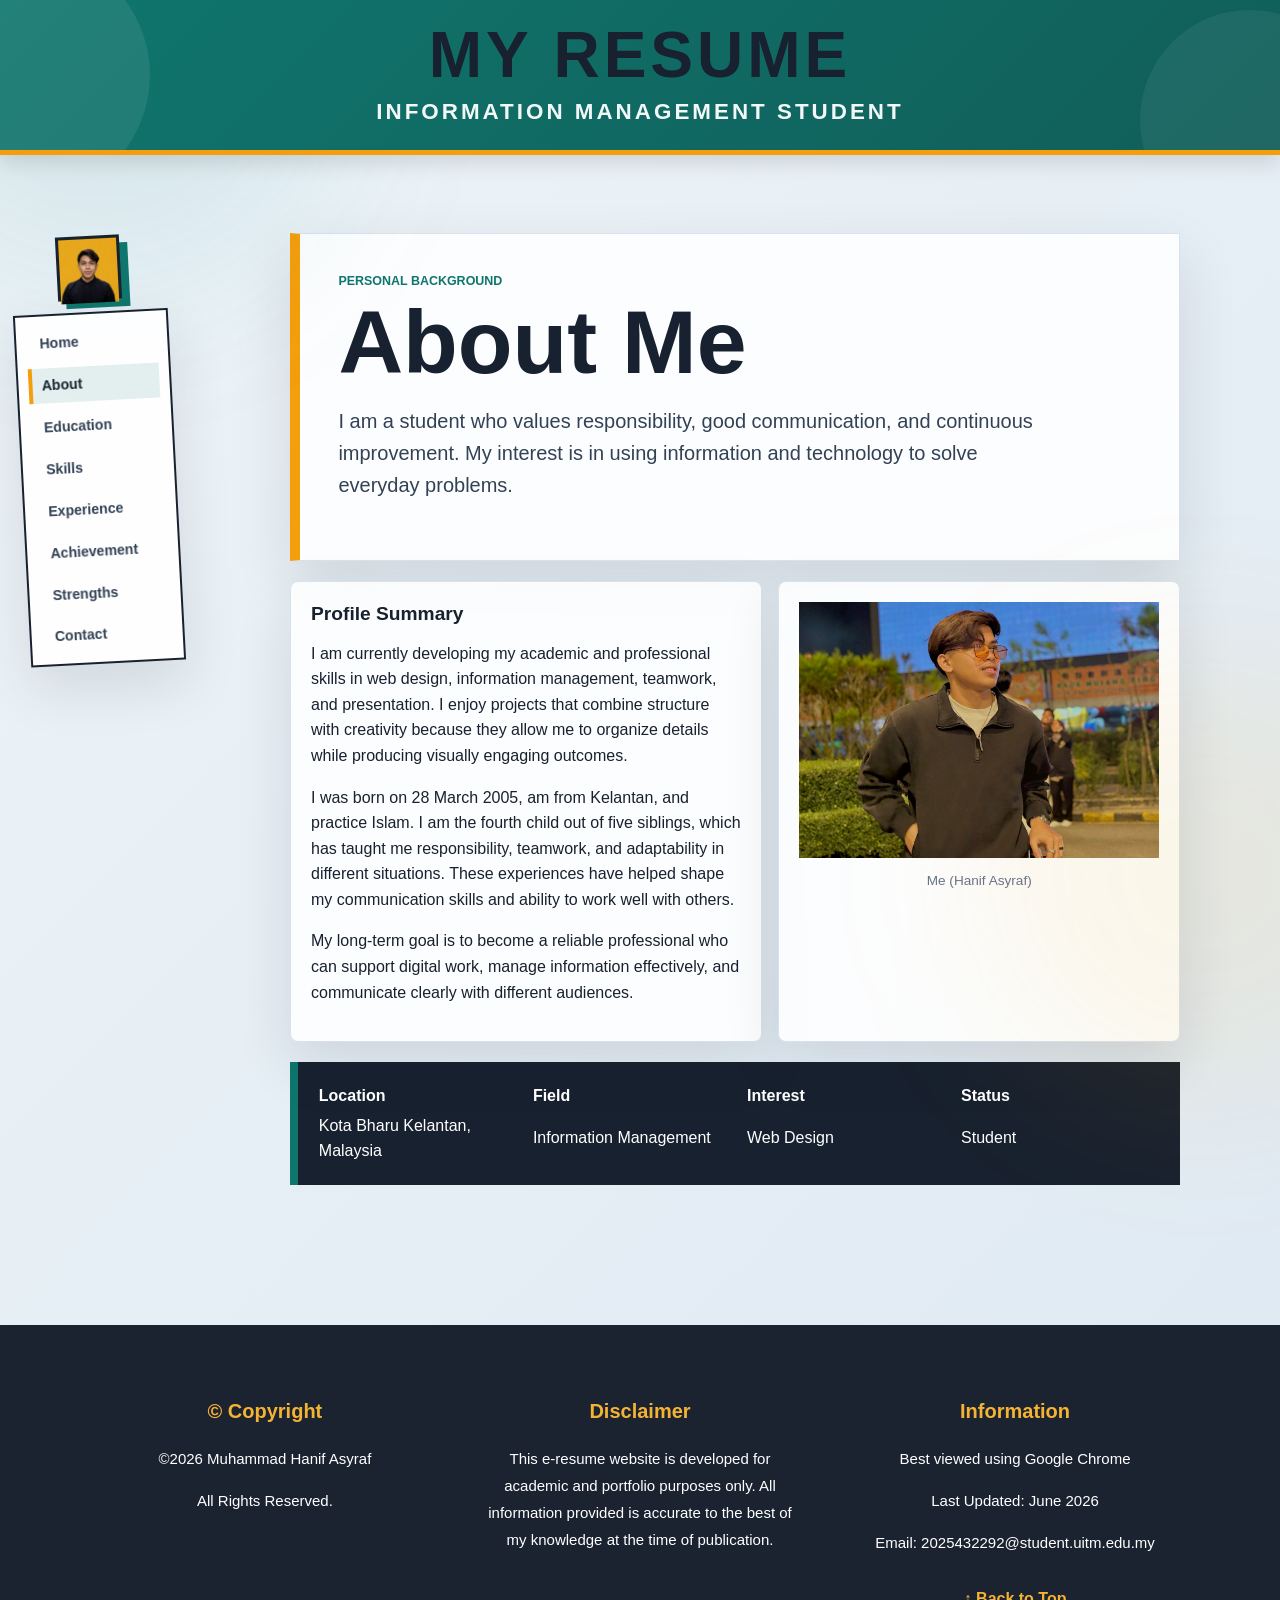
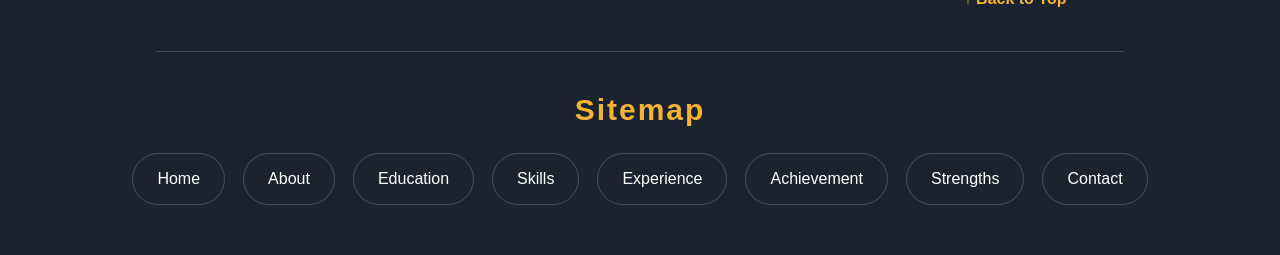
<file: about.html>
<!DOCTYPE html>
<html lang="en">
    <header class="resume-header">
    <h1>MY RESUME</h1>
    <p>INFORMATION MANAGEMENT STUDENT</p>
  </header>
<head>
  <meta charset="UTF-8">
  <meta name="viewport" content="width=device-width, initial-scale=1.0">
  <meta name="description" content="About page for a professional e-resume website.">
  <meta name="keywords" content="about me, background, e-resume">
  <meta name="author" content="Your Name">
  <title>About | Professional E-Resume</title>
  <link rel="stylesheet" href="css/style.css">
  <script defer src="js/script.js"></script>
</head>
<body>
  <a class="skip-link" href="#main">Skip to content</a>
  <aside class="side-map" aria-label="Site map">
    <a class="brand-mark" href="student.html" aria-label="Open student details">
      <img src="assets/images/profil2.jpg" alt=""></a>
    <nav>
      <a href="index.html">Home</a>
      <a class="active" href="about.html">About</a>
      <a href="education.html">Education</a>
      <a href="skills.html">Skills</a>
      <a href="experience.html">Experience</a>
      <a href="achievement.html">Achievement</a>
      <a href="strengths.html">Strengths</a>
      <a href="contact.html">Contact</a>
    </nav>
  </aside>

  <main id="main" class="page-shell">
    <header class="page-header">
      <p class="eyebrow">Personal background</p>
      <h1>About Me</h1>
      <p class="lead">I am a student who values responsibility, good communication, and continuous improvement. My interest is in using information and technology to solve everyday problems.</p>
    </header>

    <section class="two-column">
      <article class="story-card">
        <h2>Profile Summary</h2>
        <p>I am currently developing my academic and professional skills in web design, information management, teamwork, and presentation. I enjoy projects that combine structure with creativity because they allow me to organize details while producing visually engaging outcomes.</p>

       <p>I was born on 28 March 2005, am from Kelantan, and practice Islam. I am the fourth child out of five siblings, which has taught me responsibility, teamwork, and adaptability in different situations. These experiences have helped shape my communication skills and ability to work well with others.</p>

        <p>My long-term goal is to become a reliable professional who can support digital work, manage information effectively, and communicate clearly with different audiences.</p>
      </article>
      <figure class="image-note">
        <img src="assets/images/about.jpg" alt="Graphic showing organized resume cards">
        <center><figcaption>Me (Hanif Asyraf)</figcaption></center>
      </figure>
    </section>

    <section class="fact-strip" aria-label="Personal facts">
      <div><strong>Location</strong><span>Kota Bharu Kelantan, Malaysia</span></div>
      <div><strong>Field</strong><span>Information Management</span></div>
      <div><strong>Interest</strong><span>Web Design</span></div>
      <div><strong>Status</strong><span>Student</span></div>
    </section>
  </main>

  <footer class="footer">

    <div class="footer-top">

        <div class="footer-box">
            <h3>© Copyright</h3>
            <p>©2026 Muhammad Hanif Asyraf</p>
            <p>All Rights Reserved.</p>
        </div>

        <div class="footer-box">
            <h3>Disclaimer</h3>
            <p>
                This e-resume website is developed for academic and portfolio
                purposes only. All information provided is accurate to the best
                of my knowledge at the time of publication.
            </p>
        </div>

        <div class="footer-box">
            <h3>Information</h3>
            <p>Best viewed using Google Chrome</p>
            <p>Last Updated: June 2026</p>
            <p>Email: 2025432292@student.uitm.edu.my</p>

            <a href="#top" class="top-btn">↑ Back to Top</a>
        </div>

    </div>

    <hr>

    <div class="footer-sitemap">

        <h2>Sitemap</h2>

       <div class="sitemap-links">

    <a href="index.html">Home</a>
    <a href="about.html">About</a>
    <a href="education.html">Education</a>
    <a href="skills.html">Skills</a>
    <a href="experience.html">Experience</a>
    <a href="achievement.html">Achievement</a>
    <a href="strengths.html">Strengths</a>
    <a href="contact.html">Contact</a>

</div>
    </div>

</footer>
</body>
</html>
</file>
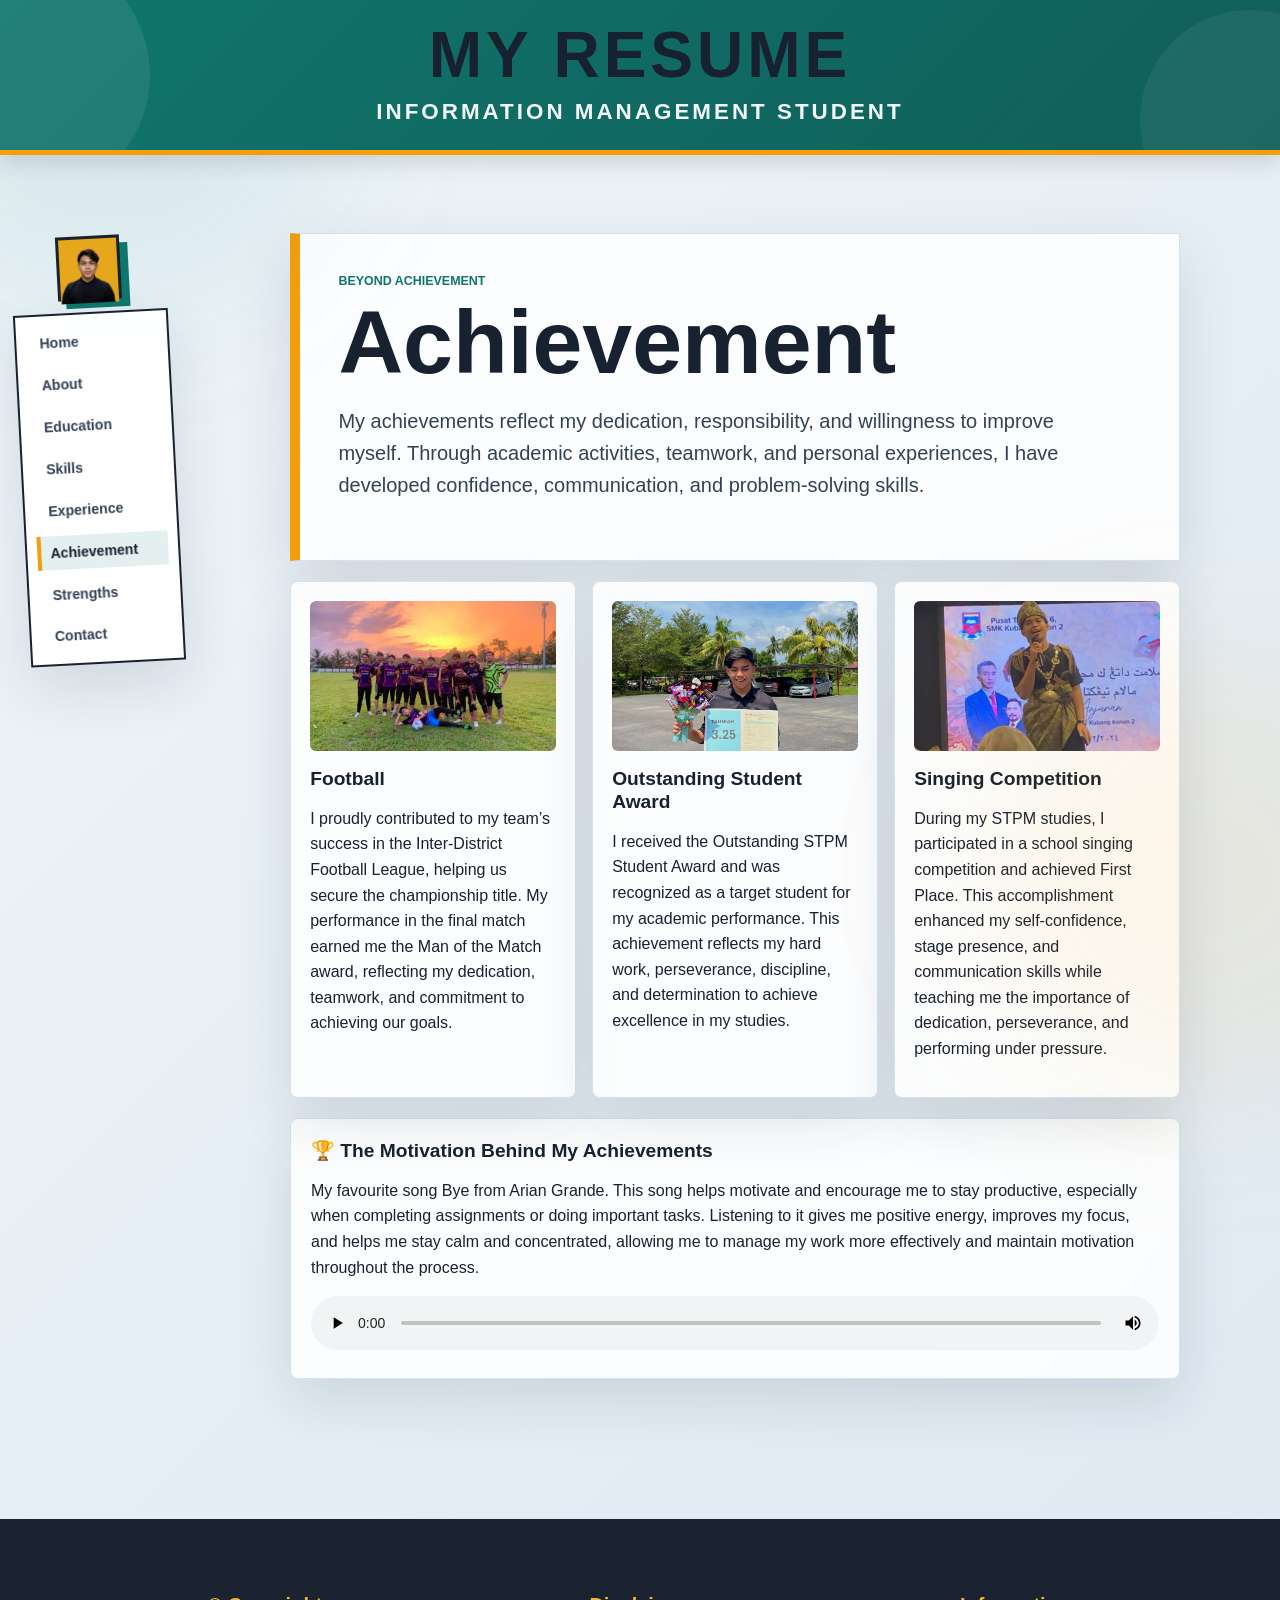
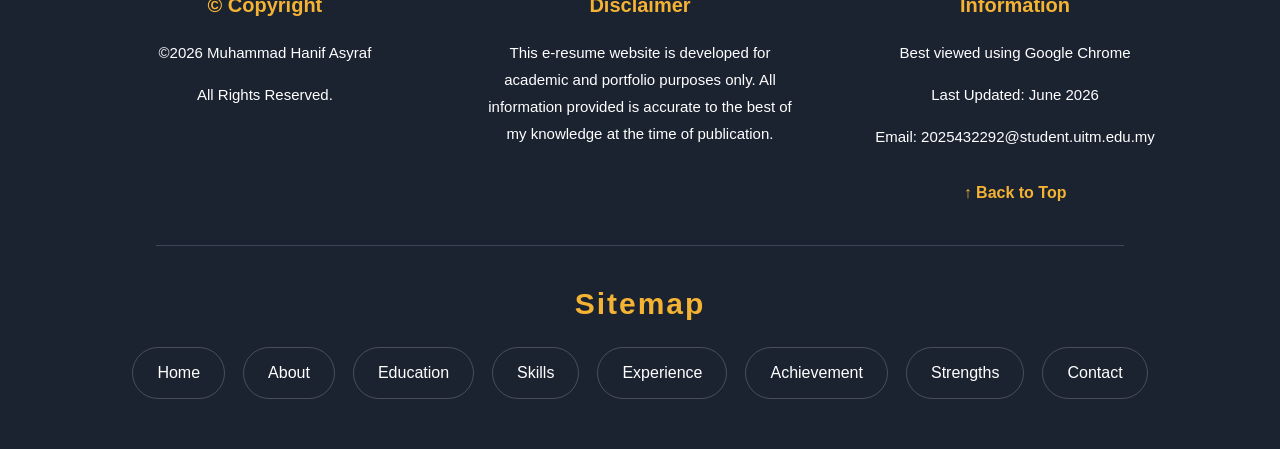
<file: achievement.html>
<!DOCTYPE html>
<html lang="en">
    <header class="resume-header">
    <h1>MY RESUME</h1>
    <p>INFORMATION MANAGEMENT STUDENT</p>
  </header>
<head>
  <meta charset="UTF-8">
  <meta name="viewport" content="width=device-width, initial-scale=1.0">
  <meta name="description" content="Hobbies page for a professional e-resume website.">
  <meta name="keywords" content="hobbies, interests, lifestyle, e-resume">
  <meta name="author" content="Your Name">
  <title>Achievement | Professional E-Resume</title>
  <link rel="stylesheet" href="css/style.css">
  <script defer src="js/script.js"></script>
</head>
<body>
  <a class="skip-link" href="#main">Skip to content</a>
  <aside class="side-map" aria-label="Site map">
    <a class="brand-mark" href="student.html" aria-label="Open student details">
      <img src="assets/images/profil2.jpg" alt="">
    </a>
    <nav>
      <a href="index.html">Home</a>
      <a href="about.html">About</a>
      <a href="education.html">Education</a>
      <a href="skills.html">Skills</a>
      <a href="experience.html">Experience</a>
      <a class="active" href="achievement.html">Achievement</a>
      <a href="strengths.html">Strengths</a>
      <a href="contact.html">Contact</a>
    </nav>
  </aside>

  <main id="main" class="page-shell">
    <header class="page-header">
      <p class="eyebrow">Beyond achievement</p>
      <h1>Achievement</h1>
      <p class="lead">My achievements reflect my dedication, responsibility, and willingness to improve myself. Through academic activities, teamwork, and personal experiences, I have developed confidence, communication, and problem-solving skills.</p>
    </header>

    <section class="hobby-grid">
      <article>
        <img src="assets/images/football.jpg" alt="Reading hobby illustration">
        <h2>Football</h2>
        <p>I proudly contributed to my team’s success in the Inter-District Football League, helping us secure the championship title. My performance in the final match earned me the Man of the Match award, reflecting my dedication, teamwork, and commitment to achieving our goals.</p>
      </article>
      <article>
        <img src="assets/images/acvhievement.jpg" alt="Design hobby illustration">
        <h2>Outstanding Student Award</h2>
        <p>I received the Outstanding STPM Student Award and was recognized as a target student for my academic performance. This achievement reflects my hard work, perseverance, discipline, and determination to achieve excellence in my studies.</p>
      </article>
      <article>
        <img src="assets/images/Sing.jpg" alt="Music hobby illustration">
        <h2>Singing Competition</h2>
        <p>During my STPM studies, I participated in a school singing competition and achieved First Place. This accomplishment enhanced my self-confidence, stage presence, and communication skills while teaching me the importance of dedication, perseverance, and performing under pressure.</p>
      </article>
    </section>

    <section class="audio-box">
      <h2>🏆 The Motivation Behind My Achievements</h2>
      <p>My favourite song Bye from Arian Grande. This song helps motivate and encourage me to stay productive, especially when completing assignments or doing important tasks. Listening to it gives me positive energy, improves my focus, and helps me stay calm and concentrated, allowing me to manage my work more effectively and maintain motivation throughout the process.</p>
      <audio controls>
        <source src="assets/media/audiobyebye.ogg" type="audio/wav">
      </audio>
    </section>
  </main>

 <footer class="footer">

    <div class="footer-top">

        <div class="footer-box">
            <h3>© Copyright</h3>
            <p>©2026 Muhammad Hanif Asyraf</p>
            <p>All Rights Reserved.</p>
        </div>

        <div class="footer-box">
            <h3>Disclaimer</h3>
            <p>
                This e-resume website is developed for academic and portfolio
                purposes only. All information provided is accurate to the best
                of my knowledge at the time of publication.
            </p>
        </div>

        <div class="footer-box">
            <h3>Information</h3>
            <p>Best viewed using Google Chrome</p>
            <p>Last Updated: June 2026</p>
             <p>Email: 2025432292@student.uitm.edu.my</p>

            <a href="#top" class="top-btn">↑ Back to Top</a>
        </div>

    </div>

    <hr>

    <div class="footer-sitemap">

        <h2>Sitemap</h2>

        <div class="sitemap-links">

    <a href="index.html">Home</a>
    <a href="about.html">About</a>
    <a href="education.html">Education</a>
    <a href="skills.html">Skills</a>
    <a href="experience.html">Experience</a>
    <a href="achievement.html">Achievement</a>
    <a href="strengths.html">Strengths</a>
    <a href="contact.html">Contact</a>

</div>

    </div>

</footer>
</body>
</html>
</file>
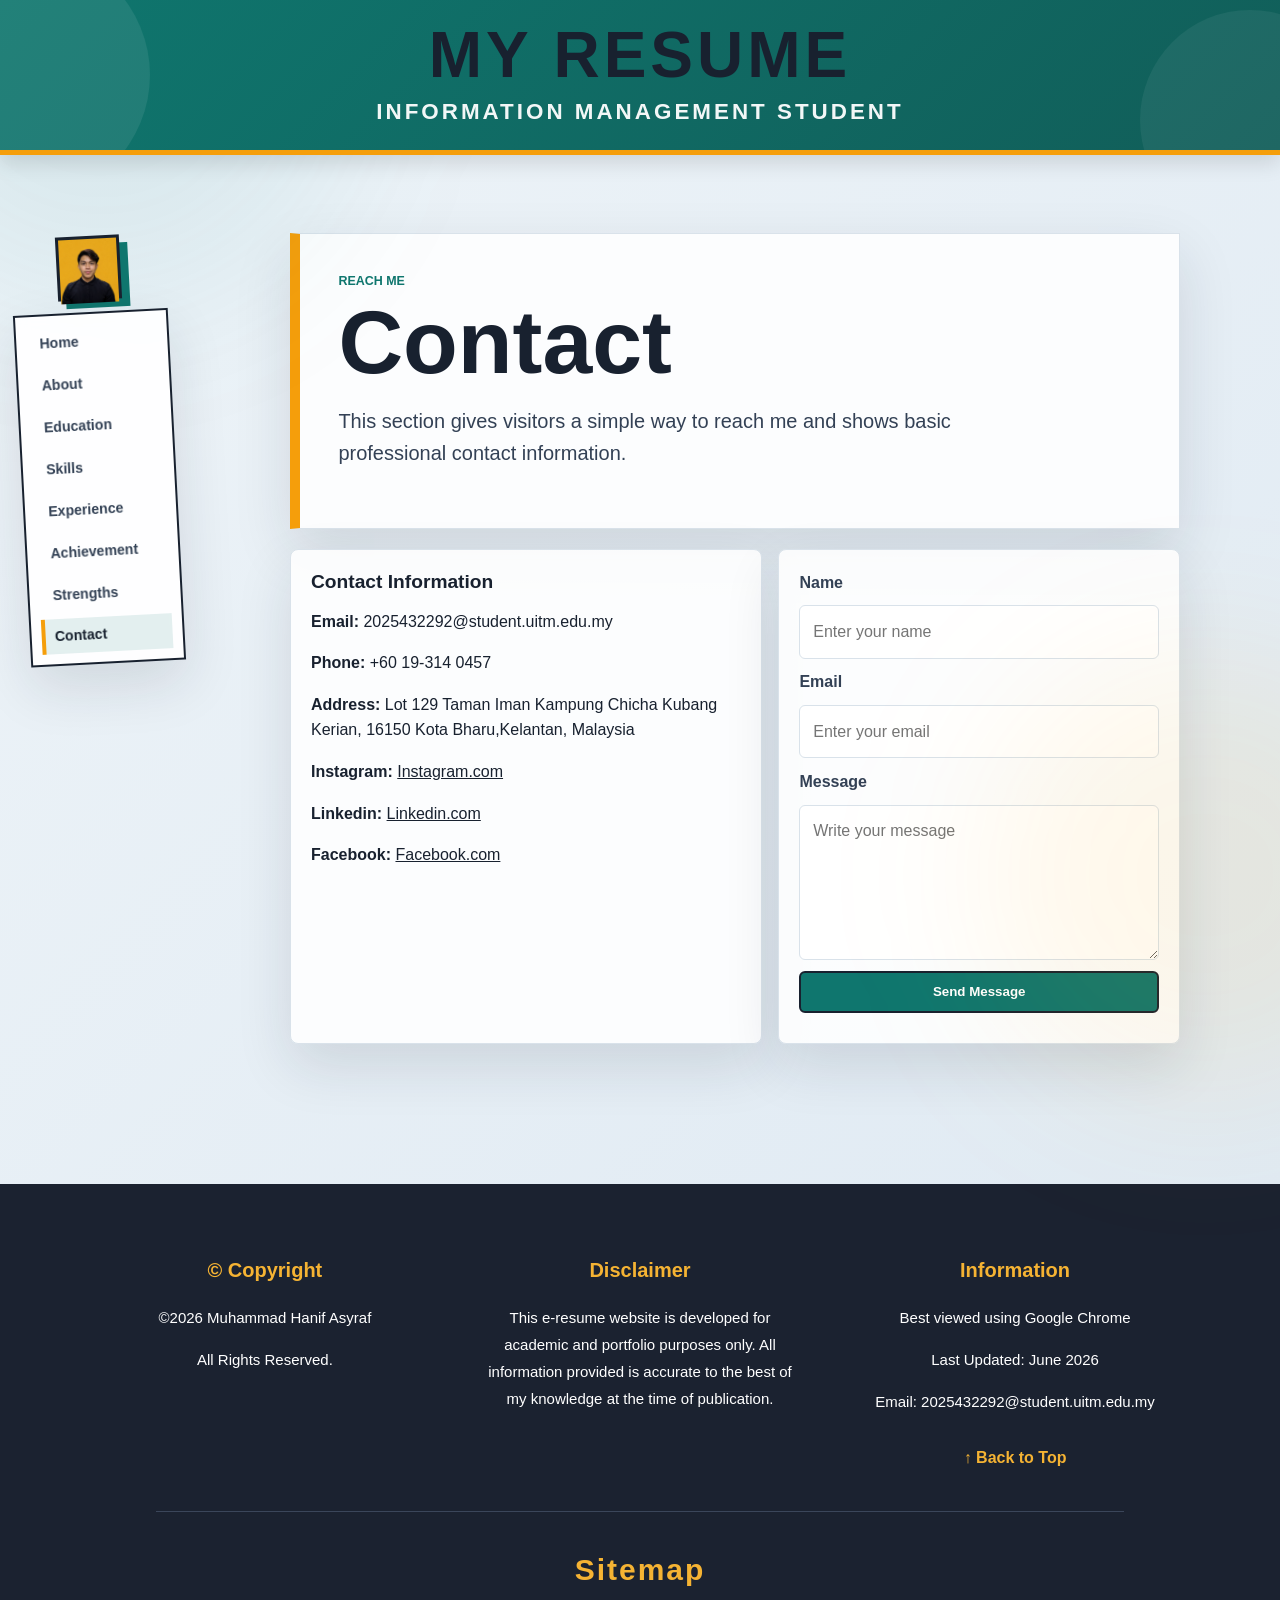
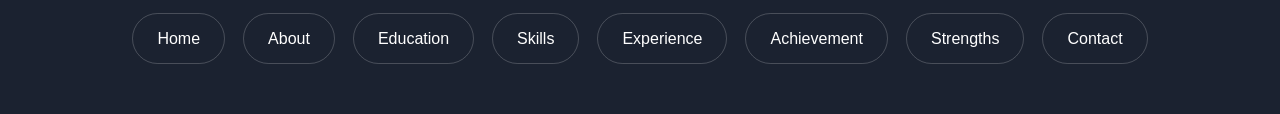
<file: contact.html>
<!DOCTYPE html>
<html lang="en">
    <header class="resume-header">
    <h1>MY RESUME</h1>
    <p>INFORMATION MANAGEMENT STUDENT</p>
  </header>
<head>
  <meta charset="UTF-8">
  <meta name="viewport" content="width=device-width, initial-scale=1.0">
  <meta name="description" content="Contact page for a professional e-resume website.">
  <meta name="keywords" content="contact, email, phone, e-resume">
  <meta name="author" content="Your Name">
  <title>Contact | Professional E-Resume</title>
  <link rel="stylesheet" href="css/style.css">
  <script defer src="js/script.js"></script>
</head>
<body>
  <a class="skip-link" href="#main">Skip to content</a>
  <aside class="side-map" aria-label="Site map">
    <a class="brand-mark" href="student.html" aria-label="Open student details">
      <img src="assets/images/profil2.jpg" alt="">
    </a>
    <nav>
      <a href="index.html">Home</a>
      <a href="about.html">About</a>
      <a href="education.html">Education</a>
      <a href="skills.html">Skills</a>
      <a href="experience.html">Experience</a>
      <a href="achievement.html">Achievement</a>
      <a href="strengths.html">Strengths</a>
      <a class="active" href="contact.html">Contact</a>
    </nav>
  </aside>

  <main id="main" class="page-shell">
    <header class="page-header">
      <p class="eyebrow">Reach me</p>
      <h1>Contact</h1>
      <p class="lead">This section gives visitors a simple way to reach me and shows basic professional contact information.</p>
    </header>

    <section class="contact-layout">
      <article class="contact-card">
        <h2>Contact Information</h2>
        <p><strong>Email:</strong> 2025432292@student.uitm.edu.my</p>
        <p><strong>Phone:</strong> +60 19-314 0457</p>
        <p><strong>Address:</strong> Lot 129 Taman Iman Kampung Chicha Kubang Kerian, 16150 Kota Bharu,Kelantan, Malaysia</p>
        <p><strong>Instagram:</strong> <a href="https://www.instagram.com/hnifasyrf._/" target="_blank" rel="noopener">Instagram.com</a></p>
        <p><strong>Linkedin:</strong> <a href="https://www.linkedin.com/jobs/" target="_blank"
          rel="noopener">Linkedin.com</a></p>
          <p><strong>Facebook:</strong> <a href="https://www.facebook.com/hanif.asyraf.7777" target="_blank" rel="noopener">Facebook.com</a></p>
      </article>

      <form class="contact-form" id="contact-form" action="#" method="post">
        <label for="name">Name</label>
        <input id="name" name="name" type="text" placeholder="Enter your name" required>

        <label for="email">Email</label>
        <input id="email" name="email" type="email" placeholder="Enter your email" required>

        <label for="message">Message</label>
        <textarea id="message" name="message" rows="5" placeholder="Write your message" required></textarea>

        <button class="button primary" type="submit">Send Message</button>
        <p class="form-status" id="form-status" aria-live="polite"></p>
      </form>
    </section>
  </main>

  <footer class="footer">

    <div class="footer-top">

        <div class="footer-box">
            <h3>© Copyright</h3>
            <p>©2026 Muhammad Hanif Asyraf</p>
            <p>All Rights Reserved.</p>
        </div>

        <div class="footer-box">
            <h3>Disclaimer</h3>
            <p>
                This e-resume website is developed for academic and portfolio
                purposes only. All information provided is accurate to the best
                of my knowledge at the time of publication.
            </p>
        </div>

        <div class="footer-box">
            <h3>Information</h3>
            <p>Best viewed using Google Chrome</p>
            <p>Last Updated: June 2026</p>
             <p>Email: 2025432292@student.uitm.edu.my</p>

            <a href="#top" class="top-btn">↑ Back to Top</a>
        </div>

    </div>

    <hr>

    <div class="footer-sitemap">

        <h2>Sitemap</h2>

       <div class="sitemap-links">

    <a href="index.html">Home</a>
    <a href="about.html">About</a>
    <a href="education.html">Education</a>
    <a href="skills.html">Skills</a>
    <a href="experience.html">Experience</a>
    <a href="achievement.html">Achievement</a>
    <a href="strengths.html">Strengths</a>
    <a href="contact.html">Contact</a>

</div>

    </div>

</footer>
</body>
</html>
</file>
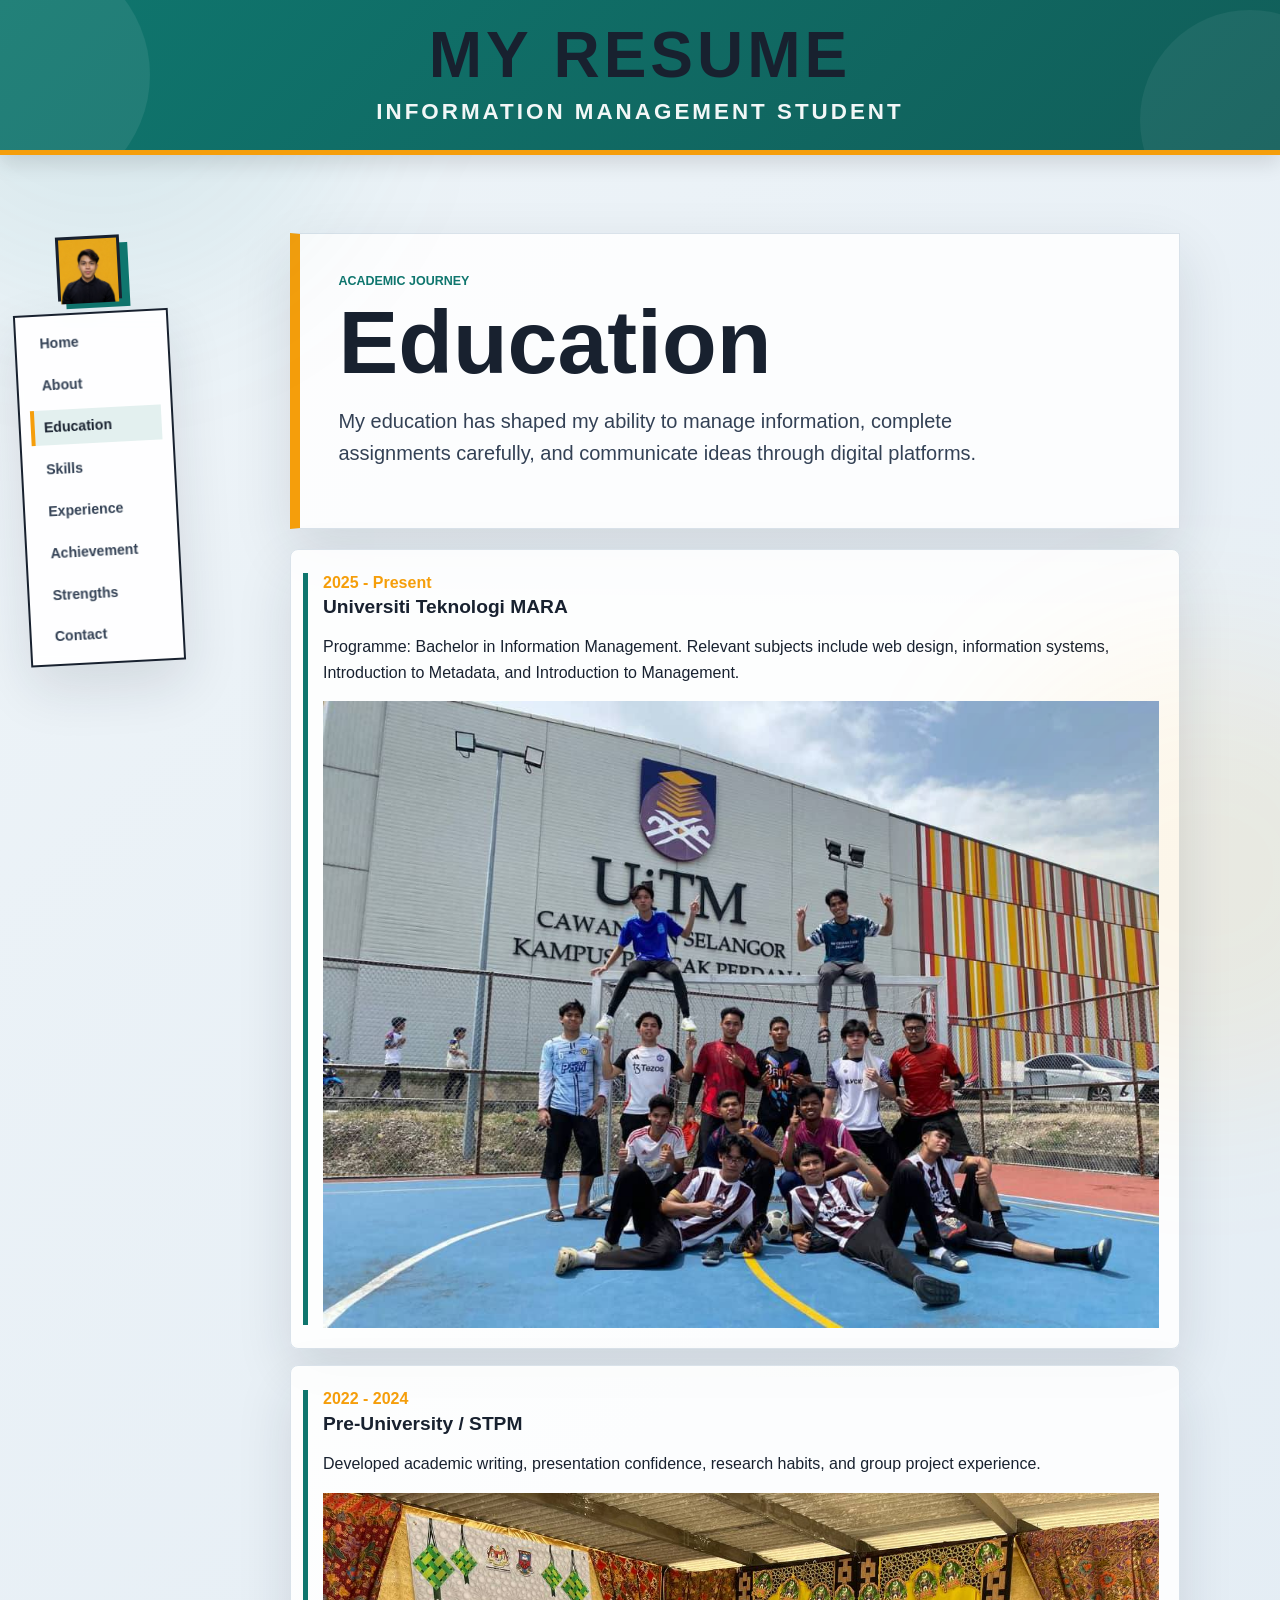
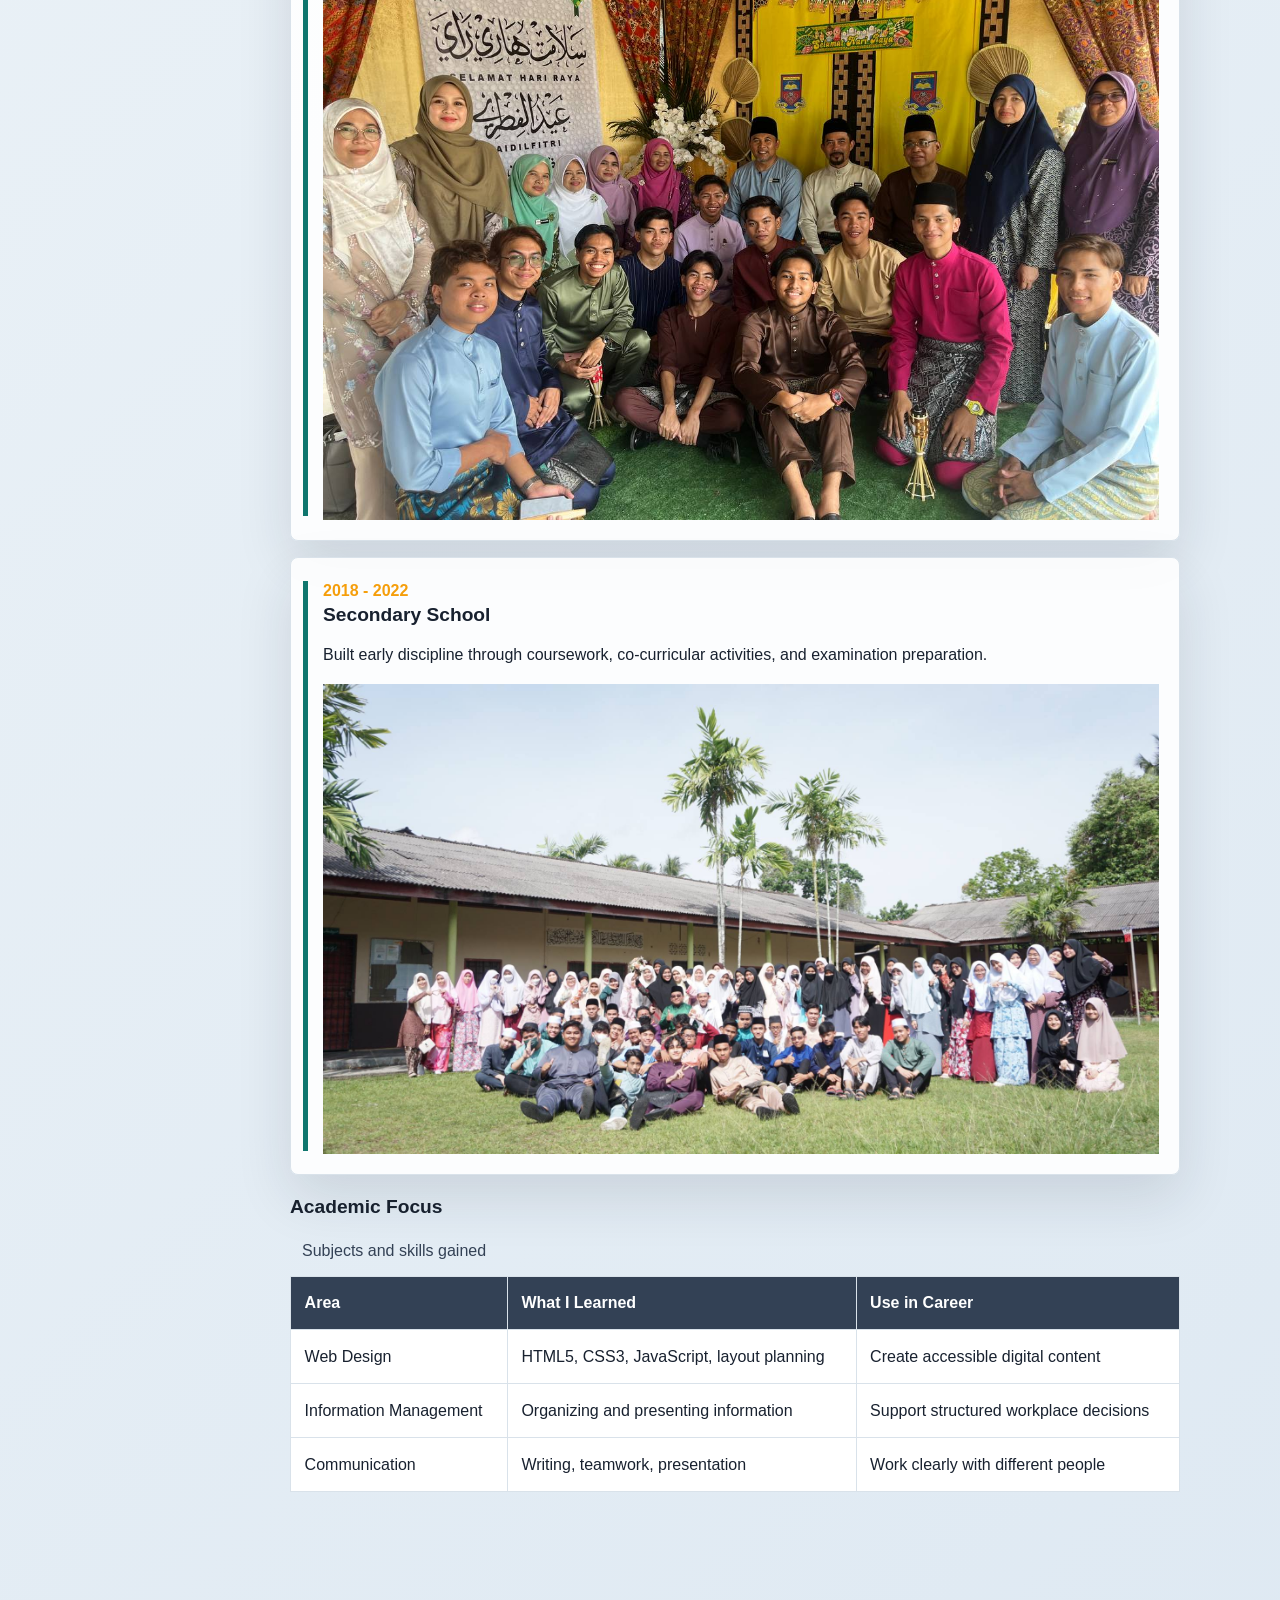
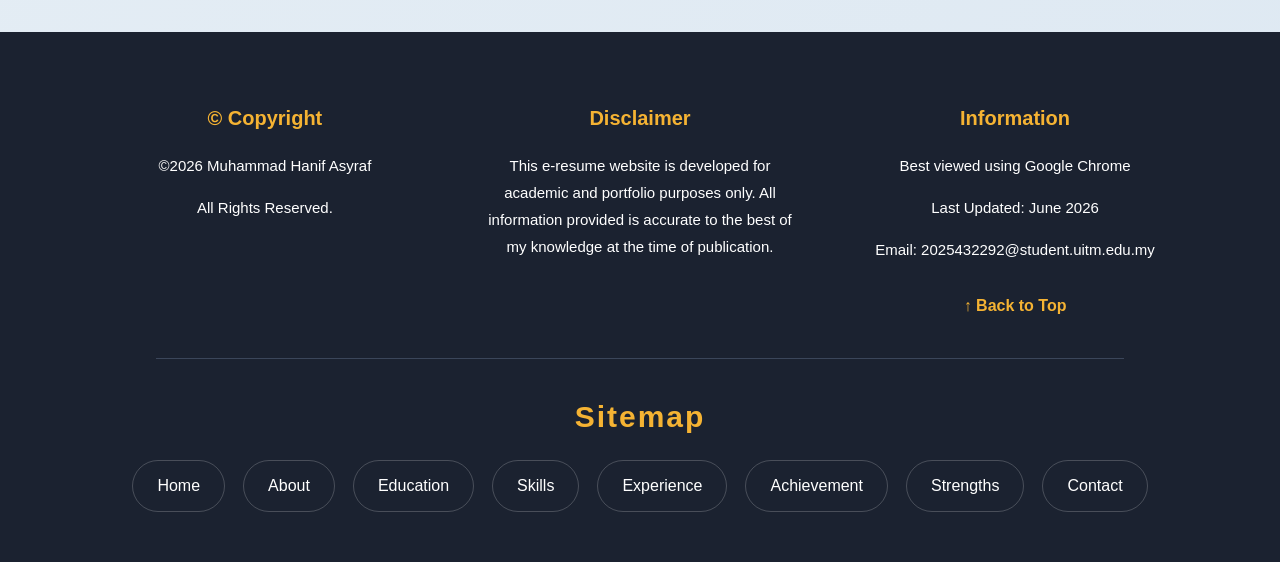
<file: education.html>
<!DOCTYPE html>
<html lang="en">
    <header class="resume-header">
    <h1>MY RESUME</h1>
    <p>INFORMATION MANAGEMENT STUDENT</p>
  </header>
<head>
  <meta charset="UTF-8">
  <meta name="viewport" content="width=device-width, initial-scale=1.0">
  <meta name="description" content="Education page for a professional e-resume website.">
  <meta name="keywords" content="education, university, academic, e-resume">
  <meta name="author" content="Your Name">
  <title>Education | Professional E-Resume</title>
  <link rel="stylesheet" href="css/style.css">
  <script defer src="js/script.js"></script>
</head>
<body>
  <a class="skip-link" href="#main">Skip to content</a>
  <aside class="side-map" aria-label="Site map">
    <a class="brand-mark" href="student.html" aria-label="Open student details">
      <img src="assets/images/profil2.jpg" alt="">
    </a>
    <nav>
      <a href="index.html">Home</a>
      <a href="about.html">About</a>
      <a class="active" href="education.html">Education</a>
      <a href="skills.html">Skills</a>
      <a href="experience.html">Experience</a>
      <a href="achievement.html">Achievement</a>
      <a href="strengths.html">Strengths</a>
      <a href="contact.html">Contact</a>
    </nav>
  </aside>

  <main id="main" class="page-shell">
    <header class="page-header">
      <p class="eyebrow">Academic journey</p>
      <h1>Education</h1>
      <p class="lead">My education has shaped my ability to manage information, complete assignments carefully, and communicate ideas through digital platforms.</p>
    </header>

    <section class="timeline" aria-label="Education timeline">
      <article>
        <time>2025 - Present</time>
        <h2>Universiti Teknologi MARA</h2>
        <p>Programme: Bachelor in Information Management. Relevant subjects include web design, information systems, Introduction to Metadata, and Introduction to Management.</p>
        <img src="assets/images/degree.jpg" alt="">
      </article>
      <article>
        <time>2022 - 2024</time>
        <h2>Pre-University / STPM</h2>
        <p>Developed academic writing, presentation confidence, research habits, and group project experience.</p>
        <img src="assets/images/stpm.jpg" alt="">
      </article>
      <article>
        <time>2018 - 2022</time>
        <h2>Secondary School</h2>
        <p>Built early discipline through coursework, co-curricular activities, and examination preparation.</p>
        <img src="assets/images/hightschool.jpg" alt="">
      </article>
    </section>

    <section class="table-section">
      <h2>Academic Focus</h2>
      <table>
        <caption>Subjects and skills gained</caption>
        <thead>
          <tr>
            <th>Area</th>
            <th>What I Learned</th>
            <th>Use in Career</th>
          </tr>
        </thead>
        <tbody>
          <tr>
            <td>Web Design</td>
            <td>HTML5, CSS3, JavaScript, layout planning</td>
            <td>Create accessible digital content</td>
          </tr>
          <tr>
            <td>Information Management</td>
            <td>Organizing and presenting information</td>
            <td>Support structured workplace decisions</td>
          </tr>
          <tr>
            <td>Communication</td>
            <td>Writing, teamwork, presentation</td>
            <td>Work clearly with different people</td>
          </tr>
        </tbody>
      </table>
    </section>
  </main>

 <footer class="footer">

    <div class="footer-top">

        <div class="footer-box">
            <h3>© Copyright</h3>
            <p>©2026 Muhammad Hanif Asyraf</p>
            <p>All Rights Reserved.</p>
        </div>

        <div class="footer-box">
            <h3>Disclaimer</h3>
            <p>
                This e-resume website is developed for academic and portfolio
                purposes only. All information provided is accurate to the best
                of my knowledge at the time of publication.
            </p>
        </div>

        <div class="footer-box">
            <h3>Information</h3>
            <p>Best viewed using Google Chrome</p>
            <p>Last Updated: June 2026</p>
             <p>Email: 2025432292@student.uitm.edu.my</p>

            <a href="#top" class="top-btn">↑ Back to Top</a>
        </div>

    </div>

    <hr>

    <div class="footer-sitemap">

        <h2>Sitemap</h2>

        <div class="sitemap-links">

    <a href="index.html">Home</a>
    <a href="about.html">About</a>
    <a href="education.html">Education</a>
    <a href="skills.html">Skills</a>
    <a href="experience.html">Experience</a>
    <a href="achievement.html">Achievement</a>
    <a href="strengths.html">Strengths</a>
    <a href="contact.html">Contact</a>

</div>
    </div>

</footer>
</body>
</html>
</file>
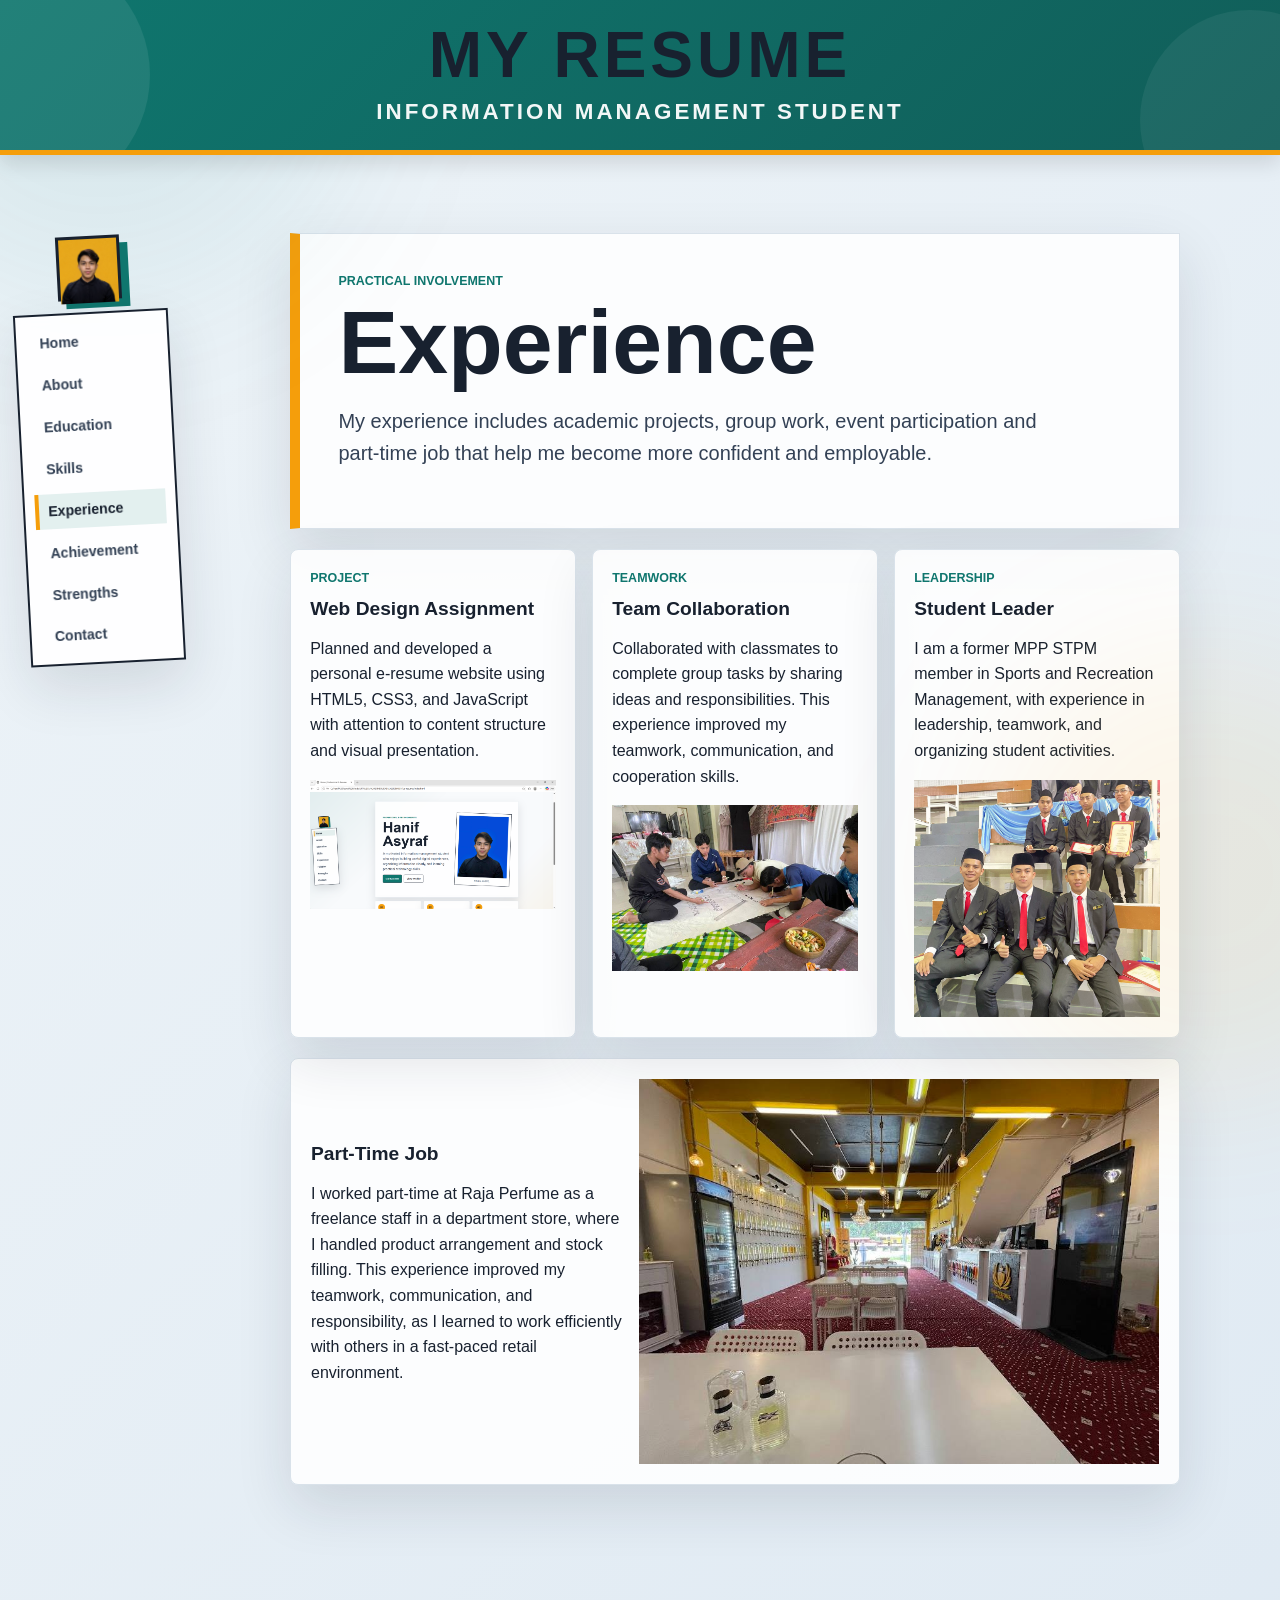
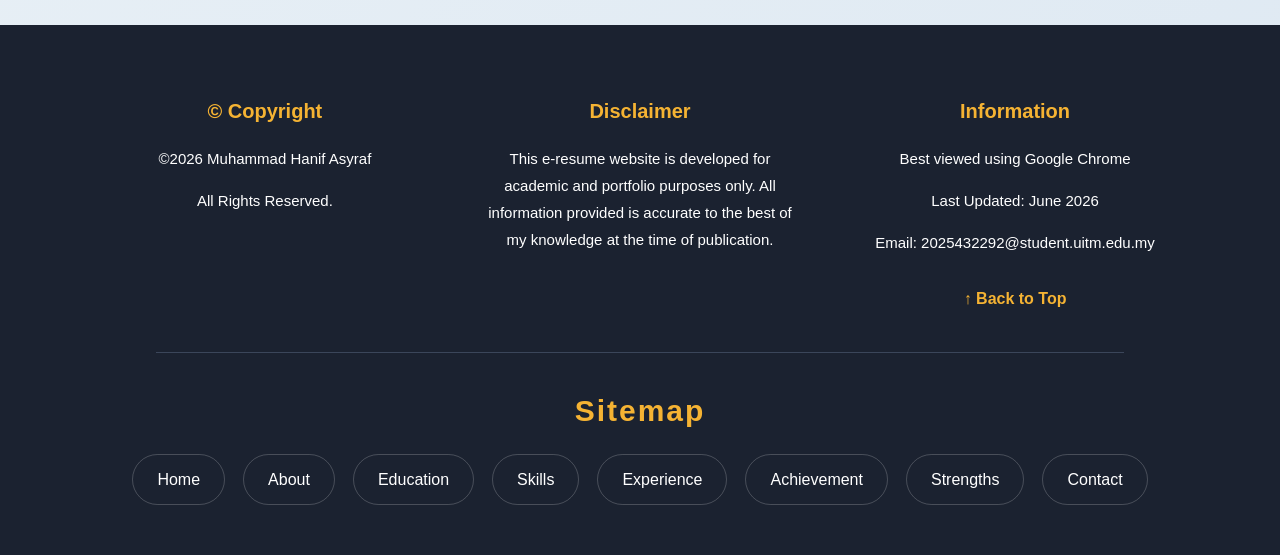
<file: experience.html>
<!DOCTYPE html>
<html lang="en">
    <header class="resume-header">
    <h1>MY RESUME</h1>
    <p>INFORMATION MANAGEMENT STUDENT</p>
  </header>
<head>
  <meta charset="UTF-8">
  <meta name="viewport" content="width=device-width, initial-scale=1.0">
  <meta name="description" content="Experience page for a professional e-resume website.">
  <meta name="keywords" content="experience, projects, work, e-resume">
  <meta name="author" content="Your Name">
  <title>Experience | Professional E-Resume</title>
  <link rel="stylesheet" href="css/style.css">
  <script defer src="js/script.js"></script>
</head>
<body>
  <a class="skip-link" href="#main">Skip to content</a>
  <aside class="side-map" aria-label="Site map">
    <a class="brand-mark" href="student.html" aria-label="Open student details">
      <img src="assets/images/profil2.jpg" alt="">
    </a>
    <nav>
      <a href="index.html">Home</a>
      <a href="about.html">About</a>
      <a href="education.html">Education</a>
      <a href="skills.html">Skills</a>
      <a class="active" href="experience.html">Experience</a>
      <a href="achievement.html">Achievement</a>
      <a href="strengths.html">Strengths</a>
      <a href="contact.html">Contact</a>
    </nav>
  </aside>

  <main id="main" class="page-shell">
    <header class="page-header">
      <p class="eyebrow">Practical involvement</p>
      <h1>Experience</h1>
      <p class="lead">My experience includes academic projects, group work, event participation and part-time job that help me become more confident and employable.</p>
    </header>

    <section class="experience-board">
      <article>
        <p class="tag">Project</p>
        <h2>Web Design Assignment</h2>
        <p>Planned and developed a personal e-resume website using HTML5, CSS3, and JavaScript with attention to content structure and visual presentation.</p>
        <img src="assets/images/webdesign.png" alt="">
      </article>
      <article>
        <p class="tag">Teamwork</p>
        <h2>Team Collaboration</h2>
        <p>Collaborated with classmates to complete group tasks by sharing ideas and responsibilities. This experience improved my teamwork, communication, and cooperation skills.</p>
        <img src="assets/images/teamwork.jpg" alt="">
      </article>
      <article>
        <p class="tag">Leadership</p>
        <h2>Student Leader</h2>
        <p>I am a former MPP STPM member in Sports and Recreation Management, with experience in leadership, teamwork, and organizing student activities.</p>
        <img src="assets/images/mpte.jpg" alt="">
      </article>
    </section>

    <section class="media-panel">
      <div>
        <h2>Part-Time Job</h2>
        <p>I worked part-time at Raja Perfume as a freelance staff in a department store, where I handled product arrangement and stock filling. This experience improved my teamwork, communication, and responsibility, as I learned to work efficiently with others in a fast-paced retail environment.</p>
      </div>
      <img src="assets/images/parttime.jpg" alt="">
    </section>
  </main>

  <footer class="footer">

    <div class="footer-top">

        <div class="footer-box">
            <h3>© Copyright</h3>
            <p>©2026 Muhammad Hanif Asyraf</p>
            <p>All Rights Reserved.</p>
        </div>

        <div class="footer-box">
            <h3>Disclaimer</h3>
            <p>
                This e-resume website is developed for academic and portfolio
                purposes only. All information provided is accurate to the best
                of my knowledge at the time of publication.
            </p>
        </div>

        <div class="footer-box">
            <h3>Information</h3>
            <p>Best viewed using Google Chrome</p>
            <p>Last Updated: June 2026</p>
             <p>Email: 2025432292@student.uitm.edu.my</p>

            <a href="#top" class="top-btn">↑ Back to Top</a>
        </div>

    </div>

    <hr>

    <div class="footer-sitemap">

        <h2>Sitemap</h2>

        <div class="sitemap-links">

    <a href="index.html">Home</a>
    <a href="about.html">About</a>
    <a href="education.html">Education</a>
    <a href="skills.html">Skills</a>
    <a href="experience.html">Experience</a>
    <a href="achievement.html">Achievement</a>
    <a href="strengths.html">Strengths</a>
    <a href="contact.html">Contact</a>

</div>

    </div>

</footer>
</body>
</html>
</file>
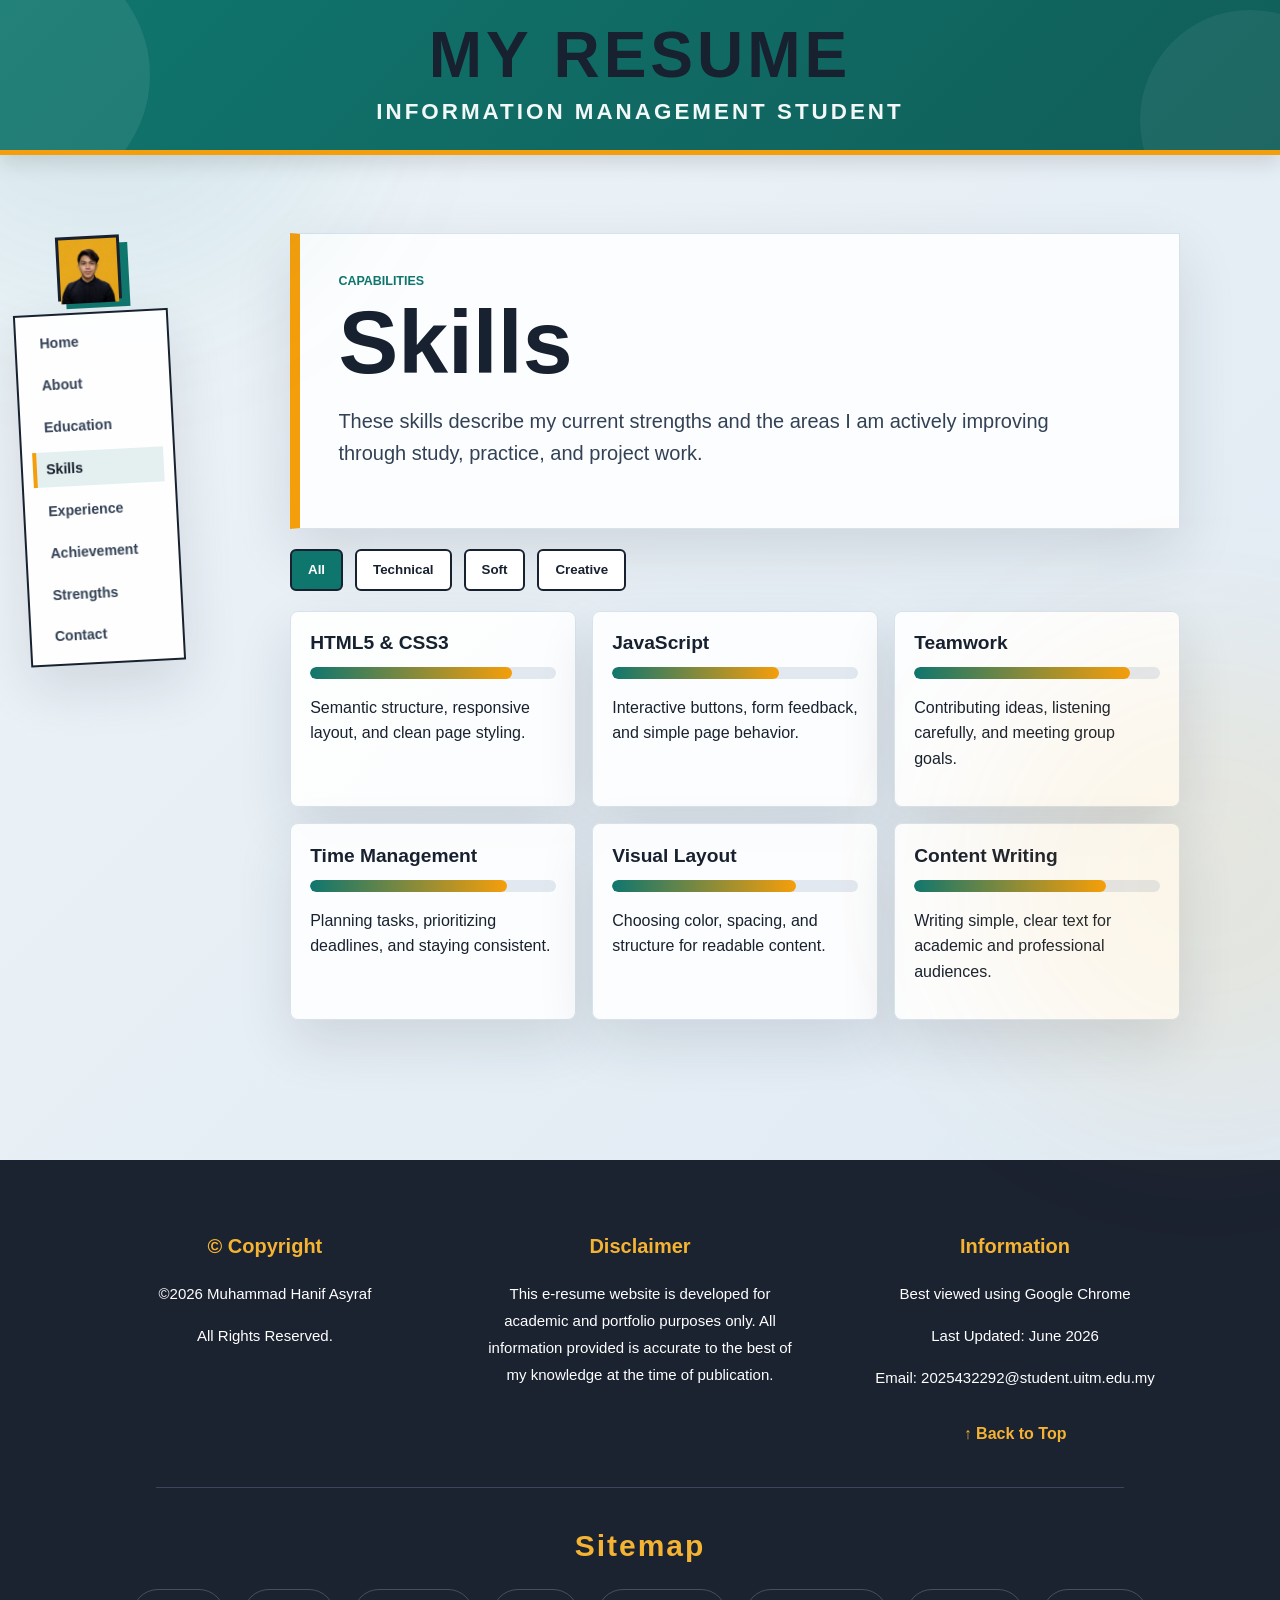
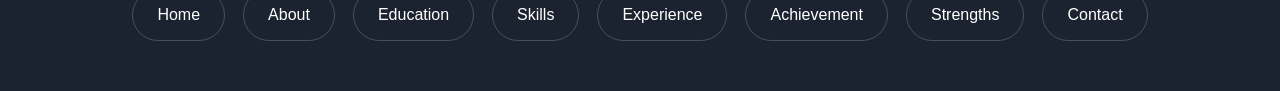
<file: skills.html>
<!DOCTYPE html>
<html lang="en">
    <header class="resume-header">
    <h1>MY RESUME</h1>
    <p>INFORMATION MANAGEMENT STUDENT</p>
  </header>
<head>
  <meta charset="UTF-8">
  <meta name="viewport" content="width=device-width, initial-scale=1.0">
  <meta name="description" content="Skills page for a professional e-resume website.">
  <meta name="keywords" content="skills, technical skills, soft skills, e-resume">
  <meta name="author" content="Your Name">
  <title>Skills | Professional E-Resume</title>
  <link rel="stylesheet" href="css/style.css">
  <script defer src="js/script.js"></script>
</head>
<body>
  <a class="skip-link" href="#main">Skip to content</a>
  <aside class="side-map" aria-label="Site map">
    <a class="brand-mark" href="student.html" aria-label="Open student details">
      <img src="assets/images/profil2.jpg" alt="">
    </a>
    <nav>
      <a href="index.html">Home</a>
      <a href="about.html">About</a>
      <a href="education.html">Education</a>
      <a class="active" href="skills.html">Skills</a>
      <a href="experience.html">Experience</a>
      <a href="achievement.html">Achievement</a>
      <a href="strengths.html">Strengths</a>
      <a href="contact.html">Contact</a>
    </nav>
  </aside>

  <main id="main" class="page-shell">
    <header class="page-header">
      <p class="eyebrow">Capabilities</p>
      <h1>Skills</h1>
      <p class="lead">These skills describe my current strengths and the areas I am actively improving through study, practice, and project work.</p>
    </header>

    <section class="skill-controls" aria-label="Skill filter">
      <button class="filter-button active" type="button" data-filter="all">All</button>
      <button class="filter-button" type="button" data-filter="technical">Technical</button>
      <button class="filter-button" type="button" data-filter="soft">Soft</button>
      <button class="filter-button" type="button" data-filter="creative">Creative</button>
    </section>

    <section class="skill-grid" aria-label="Skill list">
      <article data-category="technical">
        <h2>HTML5 & CSS3</h2>
        <div class="meter"><span style="width: 82%"></span></div>
        <p>Semantic structure, responsive layout, and clean page styling.</p>
      </article>
      <article data-category="technical">
        <h2>JavaScript</h2>
        <div class="meter"><span style="width: 68%"></span></div>
        <p>Interactive buttons, form feedback, and simple page behavior.</p>
      </article>
      <article data-category="soft">
        <h2>Teamwork</h2>
        <div class="meter"><span style="width: 88%"></span></div>
        <p>Contributing ideas, listening carefully, and meeting group goals.</p>
      </article>
      <article data-category="soft">
        <h2>Time Management</h2>
        <div class="meter"><span style="width: 80%"></span></div>
        <p>Planning tasks, prioritizing deadlines, and staying consistent.</p>
      </article>
      <article data-category="creative">
        <h2>Visual Layout</h2>
        <div class="meter"><span style="width: 75%"></span></div>
        <p>Choosing color, spacing, and structure for readable content.</p>
      </article>
      <article data-category="creative">
        <h2>Content Writing</h2>
        <div class="meter"><span style="width: 78%"></span></div>
        <p>Writing simple, clear text for academic and professional audiences.</p>
      </article>
    </section>
  </main>

 <footer class="footer">

    <div class="footer-top">

        <div class="footer-box">
            <h3>© Copyright</h3>
            <p>©2026 Muhammad Hanif Asyraf</p>
            <p>All Rights Reserved.</p>
        </div>

        <div class="footer-box">
            <h3>Disclaimer</h3>
            <p>
                This e-resume website is developed for academic and portfolio
                purposes only. All information provided is accurate to the best
                of my knowledge at the time of publication.
            </p>
        </div>

        <div class="footer-box">
            <h3>Information</h3>
            <p>Best viewed using Google Chrome</p>
            <p>Last Updated: June 2026</p>
             <p>Email: 2025432292@student.uitm.edu.my</p>

            <a href="#top" class="top-btn">↑ Back to Top</a>
        </div>

    </div>

    <hr>

    <div class="footer-sitemap">

        <h2>Sitemap</h2>

        <div class="sitemap-links">

    <a href="index.html">Home</a>
    <a href="about.html">About</a>
    <a href="education.html">Education</a>
    <a href="skills.html">Skills</a>
    <a href="experience.html">Experience</a>
    <a href="achievement.html">Achievement</a>
    <a href="strengths.html">Strengths</a>
    <a href="contact.html">Contact</a>

</div>

    </div>

</footer>
</body>
</html>
</file>
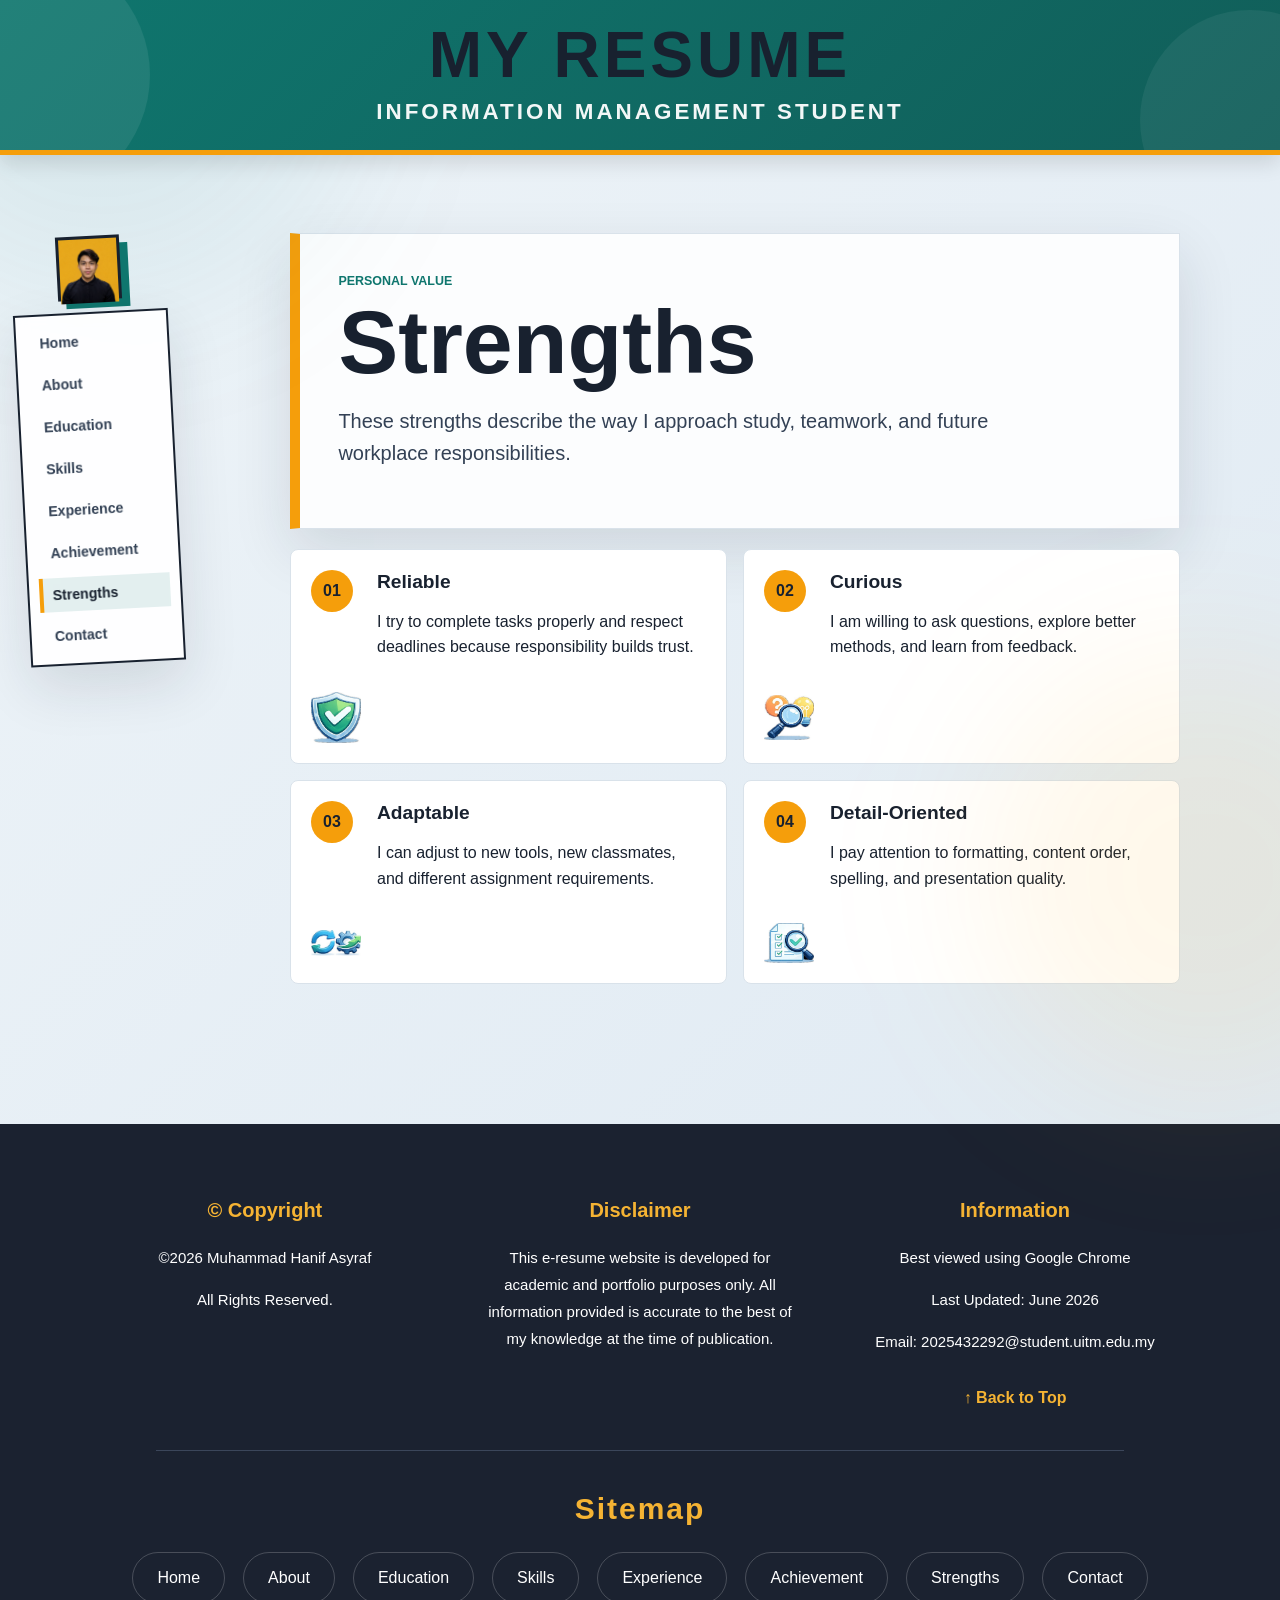
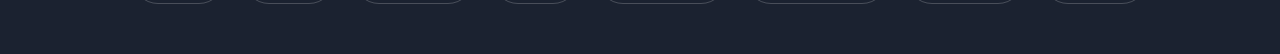
<file: strengths.html>
<!DOCTYPE html>
<html lang="en">
    <header class="resume-header">
    <h1>MY RESUME</h1>
    <p>INFORMATION MANAGEMENT STUDENT</p>
  </header>
<head>
  <meta charset="UTF-8">
  <meta name="viewport" content="width=device-width, initial-scale=1.0">
  <meta name="description" content="Strengths page for a professional e-resume website.">
  <meta name="keywords" content="strengths, personal qualities, e-resume">
  <meta name="author" content="Your Name">
  <title>Strengths | Professional E-Resume</title>
  <link rel="stylesheet" href="css/style.css">
  <script defer src="js/script.js"></script>
</head>
<body>
  <a class="skip-link" href="#main">Skip to content</a>
  <aside class="side-map" aria-label="Site map">
    <a class="brand-mark" href="student.html" aria-label="Open student details">
      <img src="assets/images/profil2.jpg" alt="">
    </a>
    <nav>
      <a href="index.html">Home</a>
      <a href="about.html">About</a>
      <a href="education.html">Education</a>
      <a href="skills.html">Skills</a>
      <a href="experience.html">Experience</a>
      <a href="achievement.html">Achievement</a>
      <a class="active" href="strengths.html">Strengths</a>
      <a href="contact.html">Contact</a>
    </nav>
  </aside>

  <main id="main" class="page-shell">
    <header class="page-header">
      <p class="eyebrow">Personal value</p>
      <h1>Strengths</h1>
      <p class="lead">These strengths describe the way I approach study, teamwork, and future workplace responsibilities.</p>
    </header>

    <section class="strength-list">
      <article>
        <span>01</span>
        <div>
          <h2>Reliable</h2>
          <p>I try to complete tasks properly and respect deadlines because responsibility builds trust.</p>
        </div> <img src="assets/images/1.jpg" alt="" class="strength-img">
      </article>
      <article>
        <span>02</span>
        <div>
          <h2>Curious</h2>
          <p>I am willing to ask questions, explore better methods, and learn from feedback.</p>
        </div> <img src="assets/images/2.jpg" alt="" class="strength-img">
      </article>
      <article>
        <span>03</span>
        <div>
          <h2>Adaptable</h2>
          <p>I can adjust to new tools, new classmates, and different assignment requirements.</p>
        </div> <img src="assets/images/3.jpg" alt="" class="strength-img">
      </article>
      <article>
        <span>04</span>
        <div>
          <h2>Detail-Oriented</h2>
          <p>I pay attention to formatting, content order, spelling, and presentation quality.</p>
        </div> <img src="assets/images/4.jpg" alt="" class="strength-img">
      </article>
    </section>
  </main>

 <footer class="footer">

    <div class="footer-top">

        <div class="footer-box">
            <h3>© Copyright</h3>
            <p>©2026 Muhammad Hanif Asyraf</p>
            <p>All Rights Reserved.</p>
        </div>

        <div class="footer-box">
            <h3>Disclaimer</h3>
            <p>
                This e-resume website is developed for academic and portfolio
                purposes only. All information provided is accurate to the best
                of my knowledge at the time of publication.
            </p>
        </div>

        <div class="footer-box">
            <h3>Information</h3>
            <p>Best viewed using Google Chrome</p>
            <p>Last Updated: June 2026</p>
             <p>Email: 2025432292@student.uitm.edu.my</p>

            <a href="#top" class="top-btn">↑ Back to Top</a>
        </div>

    </div>

    <hr>

    <div class="footer-sitemap">

        <h2>Sitemap</h2>

       <div class="sitemap-links">

    <a href="index.html">Home</a>
    <a href="about.html">About</a>
    <a href="education.html">Education</a>
    <a href="skills.html">Skills</a>
    <a href="experience.html">Experience</a>
    <a href="achievement.html">Achievement</a>
    <a href="strengths.html">Strengths</a>
    <a href="contact.html">Contact</a>

</div>

    </div>

</footer>
</body>
</html>
</file>
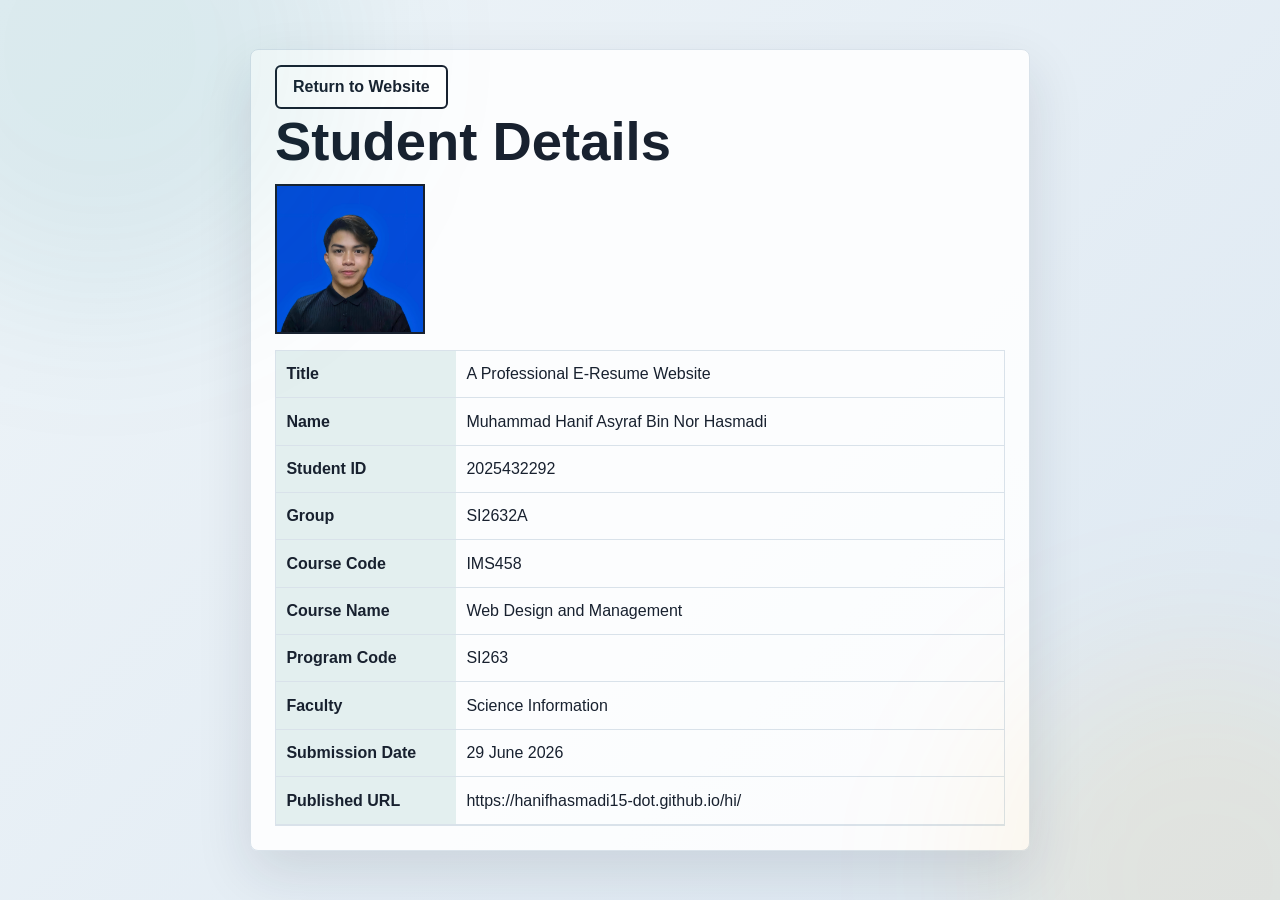
<file: student.html>
<!DOCTYPE html>
<html lang="en">
<head>
  <meta charset="UTF-8">
  <meta name="viewport" content="width=device-width, initial-scale=1.0">
  <meta name="description" content="Student details page for IMS458 e-resume assignment.">
  <meta name="keywords" content="student details, IMS458, e-resume">
  <meta name="author" content="Your Name">
  <title>Student Details | Professional E-Resume</title>
  <link rel="stylesheet" href="css/style.css">
</head>
<body class="student-page">
  <main class="student-card" id="main">
    <a class="button ghost" href="index.html">Return to Website</a>
    <h1>Student Details</h1>
    <img src="assets/images/profil.jpg" alt="Your student photo">
    <dl>
      <dt>Title</dt>
      <dd>A Professional E-Resume Website</dd>
      <dt>Name</dt>
      <dd>Muhammad Hanif Asyraf Bin Nor Hasmadi</dd>
      <dt>Student ID</dt>
      <dd>2025432292</dd>
      <dt>Group</dt>
      <dd>SI2632A</dd>
      <dt>Course Code</dt>
      <dd>IMS458</dd>
      <dt>Course Name</dt>
      <dd>Web Design and Management</dd>
      <dt>Program Code</dt>
      <dd>SI263</dd>
      <dt>Faculty</dt>
      <dd>Science Information</dd>
      <dt>Submission Date</dt>
      <dd>29 June 2026</dd>
      <dt>Published URL</dt>
      <dd>https://hanifhasmadi15-dot.github.io/hi/</dd>
    </dl>
  </main>
</body>
</html>
</file>
<file: css/style.css>
:root {
  --teal: #0f766e;
  --amber: #f59e0b;
  --slate: #334155;
  --paper: #f8fafc;
  --ink: #18212f;
  --muted: #64748b;
  --line: #d9e2ea;
  --white: #ffffff;
  --shadow: 0 22px 55px rgba(24, 33, 47, 0.12);
}


.resume-header {
  background: linear-gradient(135deg, #0f766e, #115e59);
  color: white;
  text-align: center;
  padding: 25px 20px 20px;
  margin-bottom: 30px;
  border-bottom: 5px solid #f59e0b;
  box-shadow: 0 8px 20px rgba(0,0,0,0.12);
  position: relative;
  overflow: hidden;
}

.resume-header h1 {
  font-size: 4rem;
  margin: 0;
  letter-spacing: 4px;
  font-weight: 900;
  text-transform: uppercase;
}

.resume-header p {
  margin-top: 8px;
  margin-bottom: 0;
  font-size: 1.4rem;
  letter-spacing: 3px;
  font-weight: 600;
  color: rgba(255,255,255,0.95);
}

.resume-header::before {
  content: "";
  position: absolute;
  top: -50px;
  left: -100px;

  width: 250px;
  height: 250px;

  background: rgba(255,255,255,0.08);
  border-radius: 50%;
}

.resume-header::after {
  content: "";
  position: absolute;
  bottom: -80px;
  right: -80px;

  width: 220px;
  height: 220px;

  background: rgba(255,255,255,0.06);
  border-radius: 50%;
} 

* {
  box-sizing: border-box;
}

html {
  scroll-behavior: smooth;
}

body {
  margin: 0;
  background:
    linear-gradient(135deg, rgba(15, 118, 110, 0.10), transparent 34%),
    linear-gradient(315deg, rgba(245, 158, 11, 0.13), transparent 34%),
    var(--paper);
  color: var(--ink);
  font-family: Poppins, Roboto, Arial, sans-serif;
  line-height: 1.6;
}

body{
    background: linear-gradient(135deg,#EEF4F8,#DDE8F2);
}

.hero{
    background:#ffffff;
    border-radius:20px;
    box-shadow:0 20px 60px rgba(0,0,0,.08);
}

body::before{
    content:"";
    position:fixed;
    top:-200px;
    left:-150px;
    width:500px;
    height:500px;
    border-radius:50%;
    background:rgba(0,128,128,.08);
    filter:blur(80px);
}

body::after{
    content:"";
    position:fixed;
    bottom:-200px;
    right:-150px;
    width:450px;
    height:450px;
    border-radius:50%;
    background:rgba(255,166,0,.08);
    filter:blur(80px);
}

a {
  color: inherit;
}

img,
video {
  max-width: 100%;
  display: block;
}

.skip-link {
  position: absolute;
  left: 1rem;
  top: -4rem;
  z-index: 30;
  background: var(--ink);
  color: var(--white);
  padding: 0.65rem 1rem;
  border-radius: 6px;
}

.skip-link:focus {
  top: 1rem;
}

.side-map {
  position: fixed;
  left: 1.25rem;
  top: 50%;
  z-index: 20;
  width: 155px;
  transform: translateY(-50%) rotate(-3deg);
  transform-origin: center;
}

.brand-mark {
  display: grid;
  width: 64px;
  height: 64px;
  margin: 0 auto 0.75rem;
  place-items: center;
  border: 3px solid var(--ink);
  background: var(--amber);
  color: var(--ink);
  font-weight: 800;
  text-decoration: none;
  box-shadow: 8px 8px 0 var(--teal);
}

.side-map nav {
  display: grid;
  gap: 0.45rem;
  padding: 0.65rem;
  border: 2px solid var(--ink);
  background: rgba(255, 255, 255, 0.92);
  box-shadow: var(--shadow);
  backdrop-filter: blur(8px);
}

.side-map a:not(.brand-mark) {
  padding: 0.38rem 0.55rem;
  border-left: 4px solid transparent;
  color: var(--slate);
  font-family: Roboto, Arial, sans-serif;
  font-size: 0.88rem;
  font-weight: 700;
  text-decoration: none;
}

.side-map a:not(.brand-mark):hover,
.side-map a.active {
  border-left-color: var(--amber);
  background: rgba(15, 118, 110, 0.11);
  color: var(--ink);
}

.resume-showcase{
    display:flex;
    align-items:center;
    gap:40px;
    max-width:1000px;
    margin:40px auto;
    padding:30px;
    background:white;
    border-radius:20px;
    box-shadow:0 5px 20px rgba(0,0,0,0.1);
}

.video-box{
    flex:1.5;
}

.video-box video{
    width:100%;
    border-radius:15px;
}

.info-box{
    flex:1;
}

.info-box h2{
    color:#0f172a;
    margin-bottom:15px;
}

.btn{
    display:inline-block;
    margin-top:15px;
    background:#d4a017;
    color:white;
    padding:10px 20px;
    border-radius:8px;
    text-decoration:none;
}

.page-shell {
  width: min(1080px, calc(100% - 2rem));
  margin: 0 auto;
  padding: 3rem 0 5rem 190px;
}

.hero,
.page-header,
.story-card,
.image-note,
.quick-grid article,
.timeline article,
.skill-grid article,
.experience-board article,
.hobby-grid article,
.audio-box,
.media-panel,
.contact-card,
.contact-form,
.student-card {
  border: 1px solid var(--line);
  background: rgba(255, 255, 255, 0.88);
  box-shadow: var(--shadow);
}

.hero {
  min-height: 82vh;
  align-items: center;
}

.panel-split {
  display: grid;
  grid-template-columns: 1.1fr 0.9fr;
  gap: 2rem;
  padding: clamp(1.25rem, 4vw, 3rem);
}

.eyebrow,
.section-kicker,
.tag {
  margin: 0 0 0.5rem;
  color: var(--teal);
  font-size: 0.78rem;
  font-weight: 800;
  letter-spacing: 0;
  text-transform: uppercase;
}

h1,
h2,
h3,
p {
  overflow-wrap: anywhere;
}

h1 {
  margin: 0;
  color: var(--ink);
  font-family: Arial, Poppins, sans-serif;
  font-size: clamp(2.8rem, 8vw, 5.6rem);
  line-height: 0.95;
}

h2 {
  margin: 0 0 0.5rem;
  color: var(--ink);
  font-size: 1.2rem;
  line-height: 1.2;
}

.lead {
  max-width: 720px;
  color: var(--slate);
  font-size: clamp(1rem, 2vw, 1.25rem);
}

.hero-actions,
.skill-controls {
  display: flex;
  flex-wrap: wrap;
  gap: 0.75rem;
  margin-top: 1.25rem;
}

.button,
.filter-button {
  min-height: 42px;
  border: 2px solid var(--ink);
  border-radius: 6px;
  padding: 0.7rem 1rem;
  font-weight: 800;
  text-decoration: none;
  cursor: pointer;
}

.button.primary,
.filter-button.active {
  background: var(--teal);
  color: var(--white);
}

.button.ghost,
.filter-button {
  background: var(--white);
  color: var(--ink);
}

.photo-stage {
  margin: 0;
  padding: 1rem;
  border: 2px solid var(--ink);
  background: var(--white);
  transform: rotate(2deg);
}

.photo-stage img {
  width: 100%;
  aspect-ratio: 4 / 5;
  object-fit: cover;
  border: 1px solid var(--line);
}

.photo-stage figcaption,
.image-note figcaption {
  margin-top: 0.75rem;
  color: var(--muted);
  font-size: 0.85rem;
}

.quick-grid,
.experience-board,
.hobby-grid,
.skill-grid {
  display: grid;
  grid-template-columns: repeat(3, 1fr);
  gap: 1rem;
  margin-top: 1.25rem;
}

.quick-grid article,
.skill-grid article,
.experience-board article,
.hobby-grid article {
  padding: 1.2rem;
  border-radius: 8px;
}

.quick-grid span,
.strength-list span {
  display: inline-grid;
  width: 42px;
  height: 42px;
  margin-bottom: 0.75rem;
  place-items: center;
  border-radius: 50%;
  background: var(--amber);
  color: var(--ink);
  font-weight: 900;
}

.content-band,
.fact-strip {
  display: grid;
  grid-template-columns: 0.75fr 1.25fr;
  gap: 1rem;
  margin-top: 1.25rem;
  padding: 1.3rem;
  border-left: 8px solid var(--teal);
  background: var(--ink);
  color: var(--white);
}

.content-band h2,
.content-band p,
.fact-strip strong,
.fact-strip span {
  color: var(--white);
}

.page-header {
  padding: clamp(1.25rem, 3vw, 2.4rem);
  border-left: 10px solid var(--amber);
}

.two-column,
.contact-layout {
  display: grid;
  grid-template-columns: 1fr 0.85fr;
  gap: 1rem;
  margin-top: 1.25rem;
}

.story-card,
.image-note,
.audio-box,
.media-panel,
.contact-card,
.contact-form {
  padding: 1.25rem;
  border-radius: 8px;
}

.image-note {
  margin: 0;
}

.fact-strip {
  grid-template-columns: repeat(4, 1fr);
}

.fact-strip div {
  display: grid;
  gap: 0.25rem;
}

.timeline {
  display: grid;
  gap: 1rem;
  margin-top: 1.25rem;
}

.timeline article {
  position: relative;
  padding: 1.25rem 1.25rem 1.25rem 2rem;
  border-radius: 8px;
}

.timeline article::before {
  content: "";
  position: absolute;
  left: 0.75rem;
  top: 1.45rem;
  bottom: 1.45rem;
  width: 5px;
  background: var(--teal);
}

time {
  color: var(--amber);
  font-weight: 900;
}

.table-section {
  margin-top: 1.25rem;
  overflow-x: auto;
}

table {
  width: 100%;
  border-collapse: collapse;
  background: var(--white);
}

caption {
  padding: 0.75rem;
  color: var(--slate);
  text-align: left;
}

th,
td {
  border: 1px solid var(--line);
  padding: 0.85rem;
  text-align: left;
}

th {
  background: var(--slate);
  color: var(--white);
}

.meter {
  height: 12px;
  margin: 0.8rem 0;
  overflow: hidden;
  border-radius: 999px;
  background: #e2e8f0;
}

.meter span {
  display: block;
  height: 100%;
  border-radius: inherit;
  background: linear-gradient(90deg, var(--teal), var(--amber));
}

.media-panel {
  display: grid;
  grid-template-columns: 0.75fr 1.25fr;
  gap: 1rem;
  align-items: center;
  margin-top: 1.25rem;
}

video {
  width: 100%;
  border: 2px solid var(--ink);
  background: var(--slate);
}

.hobby-grid article img {
  width: 100%;
  height: 150px;
  margin-bottom: 1rem;
  object-fit: cover;
  border-radius: 6px;
}

.audio-box {
  margin-top: 1.25rem;
}

audio {
  width: 100%;
}

.strength-list {
  display: grid;
  grid-template-columns: repeat(2, 1fr);
  gap: 1rem;
  margin-top: 1.25rem;
}

.strength-img {
  width: 50px;
}

.strength-list article {
  display: grid;
  grid-template-columns: auto 1fr;
  gap: 1rem;
  padding: 1.25rem;
  border: 1px solid var(--line);
  border-radius: 8px;
  background: var(--white);
}

.contact-form {
  display: grid;
  gap: 0.65rem;
}

label {
  color: var(--slate);
  font-weight: 800;
}

input,
textarea {
  width: 100%;
  border: 1px solid var(--line);
  border-radius: 6px;
  padding: 0.8rem;
  font: inherit;
}

input:focus,
textarea:focus {
  outline: 3px solid rgba(245, 158, 11, 0.35);
  border-color: var(--amber);
}

.form-status {
  margin: 0;
  color: var(--teal);
  font-weight: 800;
}

.site-footer {
  display: flex;
  justify-content: space-between;
  gap: 1rem;
  padding: 1rem 1.5rem 1rem calc(190px + 1.5rem);
  background: var(--ink);
  color: var(--white);
  font-family: Roboto, Arial, sans-serif;
  font-size: 0.9rem;
}

.site-footer p {
  margin: 0;
}

.site-footer a {
  color: var(--amber);
  font-weight: 800;
}

.student-page {
  min-height: 100vh;
  display: grid;
  place-items: center;
  padding: 1rem;
}

.student-card {
  width: min(780px, 100%);
  padding: 1.5rem;
  border-radius: 8px;
}

.student-card h1 {
  margin: 1rem 0;
  font-size: clamp(2rem, 6vw, 3.4rem);
}

.student-card img {
  width: 150px;
  aspect-ratio: 1;
  object-fit: cover;
  border: 2px solid var(--ink);
}

dl {
  display: grid;
  grid-template-columns: 180px 1fr;
  gap: 0;
  margin: 1rem 0 0;
  border: 1px solid var(--line);
}

dt,
dd {
  margin: 0;
  padding: 0.65rem;
  border-bottom: 1px solid var(--line);
}

dt {
  background: rgba(15, 118, 110, 0.10);
  font-weight: 900;
}

@media (max-width: 900px) {
  .side-map {
    position: sticky;
    top: 0;
    width: 100%;
    transform: none;
    background: var(--paper);
    padding: 0.5rem;
  }

  .brand-mark {
    display: none;
  }

  .side-map nav {
    display: flex;
    gap: 0.25rem;
    overflow-x: auto;
  }

  .side-map a:not(.brand-mark) {
    white-space: nowrap;
  }

  .page-shell {
    width: min(100% - 1rem, 1080px);
    padding: 1rem 0 4rem;
  }

  .site-footer {
    padding: 1rem;
  }
}

@media (max-width: 760px) {
  .panel-split,
  .two-column,
  .contact-layout,
  .content-band,
  .media-panel,
  .fact-strip,
  .strength-list,
  .quick-grid,
  .experience-board,
  .hobby-grid,
  .skill-grid {
    grid-template-columns: 1fr;
  }

  .hero {
    min-height: auto;
  }

  .photo-stage {
    transform: none;
  }

  .site-footer {
    display: grid;
  }

  dl {
    grid-template-columns: 1fr;
  }
}

.skill-grid article {
  opacity: 0;
  transform: translateY(30px);
  animation: fadeUp 0.8s ease forwards;
  transition: all 0.3s ease;
}

/* Skill cards appear one by one */
.skill-grid article:nth-child(1) {
  animation-delay: 0.1s;
}

.skill-grid article:nth-child(2) {
  animation-delay: 0.2s;
}

.skill-grid article:nth-child(3) {
  animation-delay: 0.3s;
}

.skill-grid article:nth-child(4) {
  animation-delay: 0.4s;
}

.skill-grid article:nth-child(5) {
  animation-delay: 0.5s;
}

.skill-grid article:nth-child(6) {
  animation-delay: 0.6s;
}

.skill-grid article:hover {
  transform: translateY(-10px) scale(1.02);
  box-shadow: 0 20px 40px rgba(0, 0, 0, 0.15);
}

.filter-button {
  transition: all 0.3s ease;
}

.filter-button:hover {
  transform: translateY(-3px);
  box-shadow: 0 8px 20px rgba(15, 118, 110, 0.25);
}


.meter {
  position: relative;
}

.meter span {
  animation: growBar 2s ease-out;
}

@keyframes fadeUp {
  from {
    opacity: 0;
    transform: translateY(30px);
  }

  to {
    opacity: 1;
    transform: translateY(0);
  }
}

@keyframes growBar {
  from {
    width: 0;
  }
}

.page-header {
  animation: fadeInDown 1s ease;
}

.strength-list article {
  opacity: 0;
  transform: translateY(30px);
  animation: fadeUpStrength 0.8s ease forwards;
  transition: all 0.3s ease;
}

.strength-list article:nth-child(1) {
  animation-delay: 0.1s;
}

.strength-list article:nth-child(2) {
  animation-delay: 0.3s;
}

.strength-list article:nth-child(3) {
  animation-delay: 0.5s;
}

.strength-list article:nth-child(4) {
  animation-delay: 0.7s;
}

.strength-list article:hover {
  transform: translateY(-10px) scale(1.02);
  box-shadow: 0 20px 40px rgba(0,0,0,0.15);
}

.strength-img {
  animation: float 3s ease-in-out infinite;
  transition: transform 0.3s ease;
}

.strength-list article:hover .strength-img {
  transform: scale(1.15);
}

.strength-list span {
  animation: popIn 0.8s ease;
}

@keyframes fadeUpStrength {
  from {
    opacity: 0;
    transform: translateY(30px);
  }

  to {
    opacity: 1;
    transform: translateY(0);
  }
}

@keyframes fadeInDown {
  from {
    opacity: 0;
    transform: translateY(-30px);
  }

  to {
    opacity: 1;
    transform: translateY(0);
  }
}

@keyframes float {
  0%,100% {
    transform: translateY(0);
  }

  50% {
    transform: translateY(-8px);
  }
}

@keyframes popIn {
  0% {
    transform: scale(0);
  }

  80% {
    transform: scale(1.1);
  }

  100% {
    transform: scale(1);
  }
}

.footer{
    background:#1b2230;
    color:#fff;
    padding:50px 8%;
    margin-top:60px;
}

.footer-top{
    display:grid;
    grid-template-columns:repeat(3,1fr);
    gap:50px;
    text-align:center;
}

.footer-box h3{
    color:#f5b333;
    margin-bottom:18px;
    font-size:20px;
}

.footer-box p{
    line-height:1.8;
    font-size:15px;
}

.top-btn{
    display:inline-block;
    margin-top:15px;
    color:#f5b333;
    text-decoration:none;
    font-weight:600;
}

.top-btn:hover{
    text-decoration:underline;
}

.footer hr{
    margin:40px auto;
    border:none;
    height:1px;
    background:#3b465a;
    width:90%;
}

.footer-sitemap{
    text-align:center;
}

.footer-sitemap h2{
    color:#f5b333;
    margin-bottom:25px;
    font-size:30px;
    letter-spacing:2px;
}

.sitemap-links{
    display:flex;
    justify-content:center;
    align-items:center;
    flex-wrap:wrap;
    gap:18px;
}

.sitemap-links a{
    color:white;
    text-decoration:none;
    padding:12px 24px;
    border:1px solid rgba(255,255,255,.2);
    border-radius:40px;
    transition:.3s;
    font-weight:500;
}

.sitemap-links a:hover{
    background:#f5b333;
    color:#1b2230;
    transform:translateY(-4px);
}
</file>
